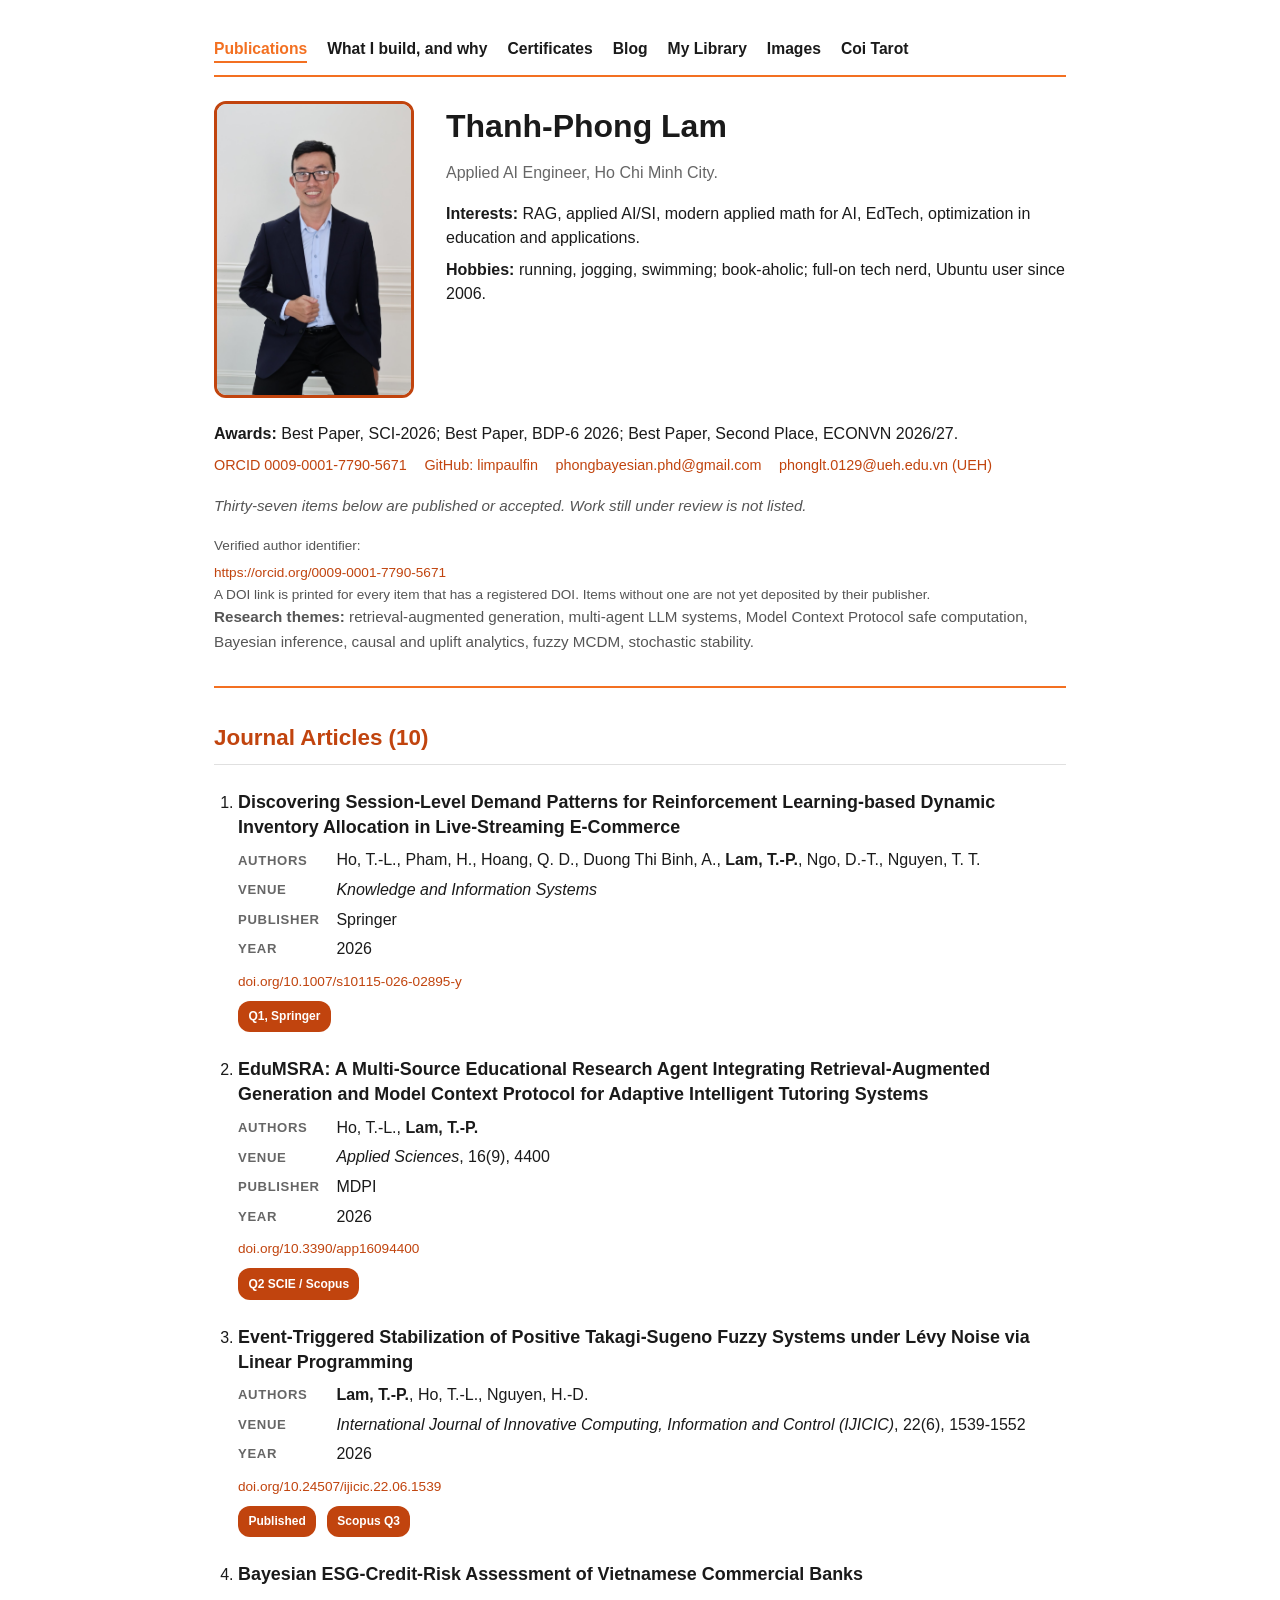
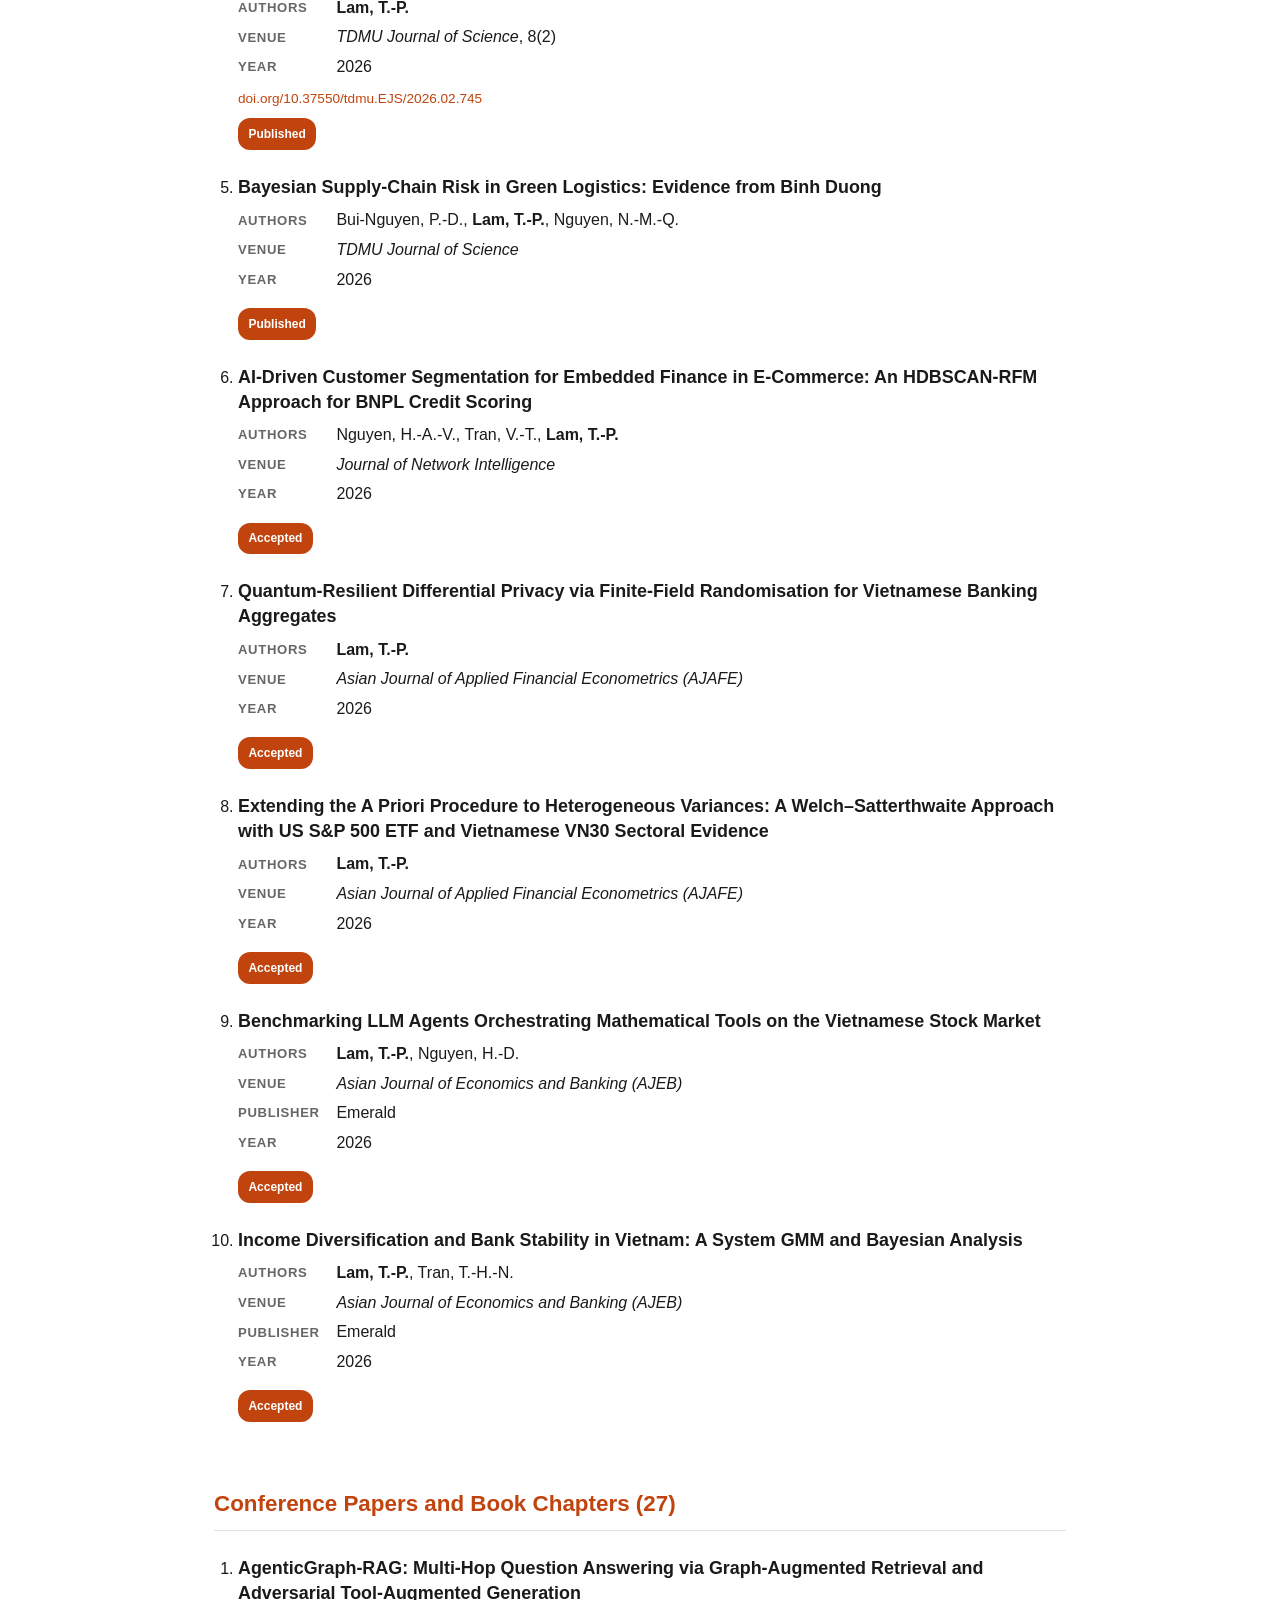
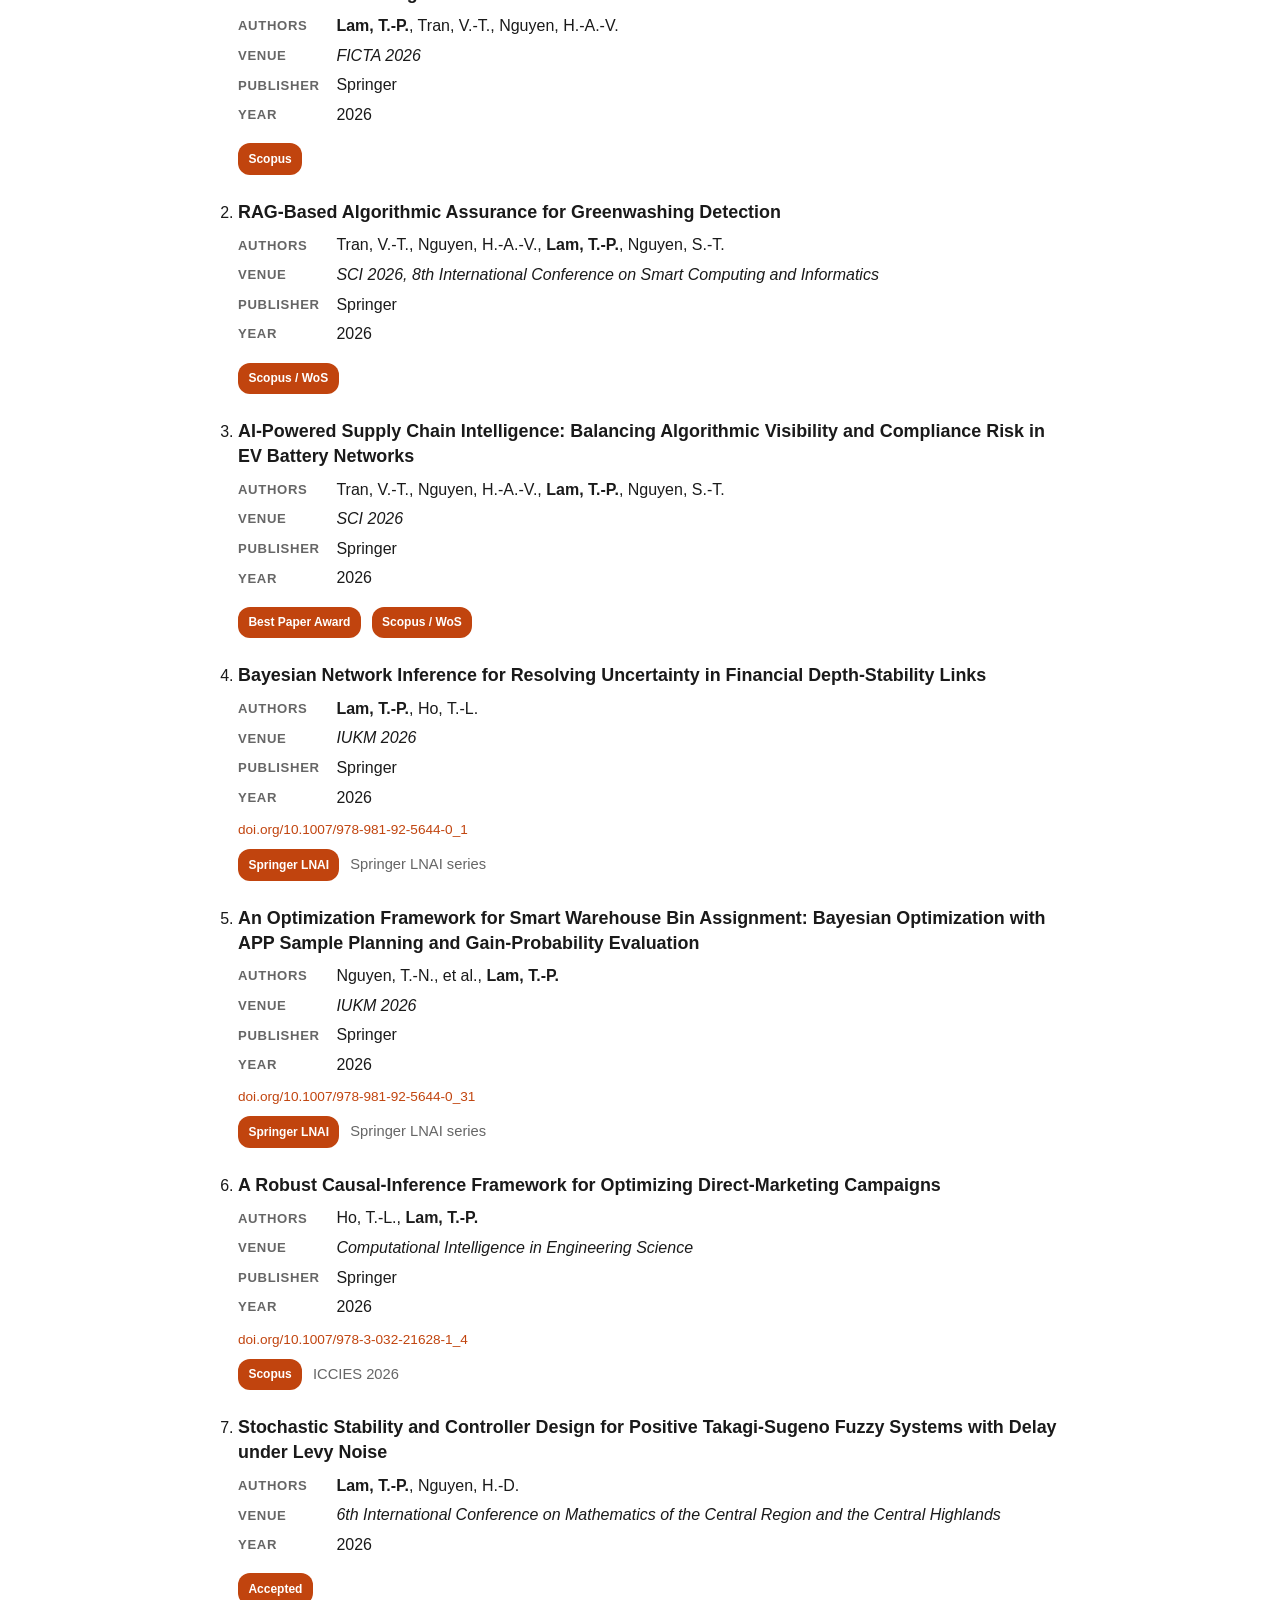
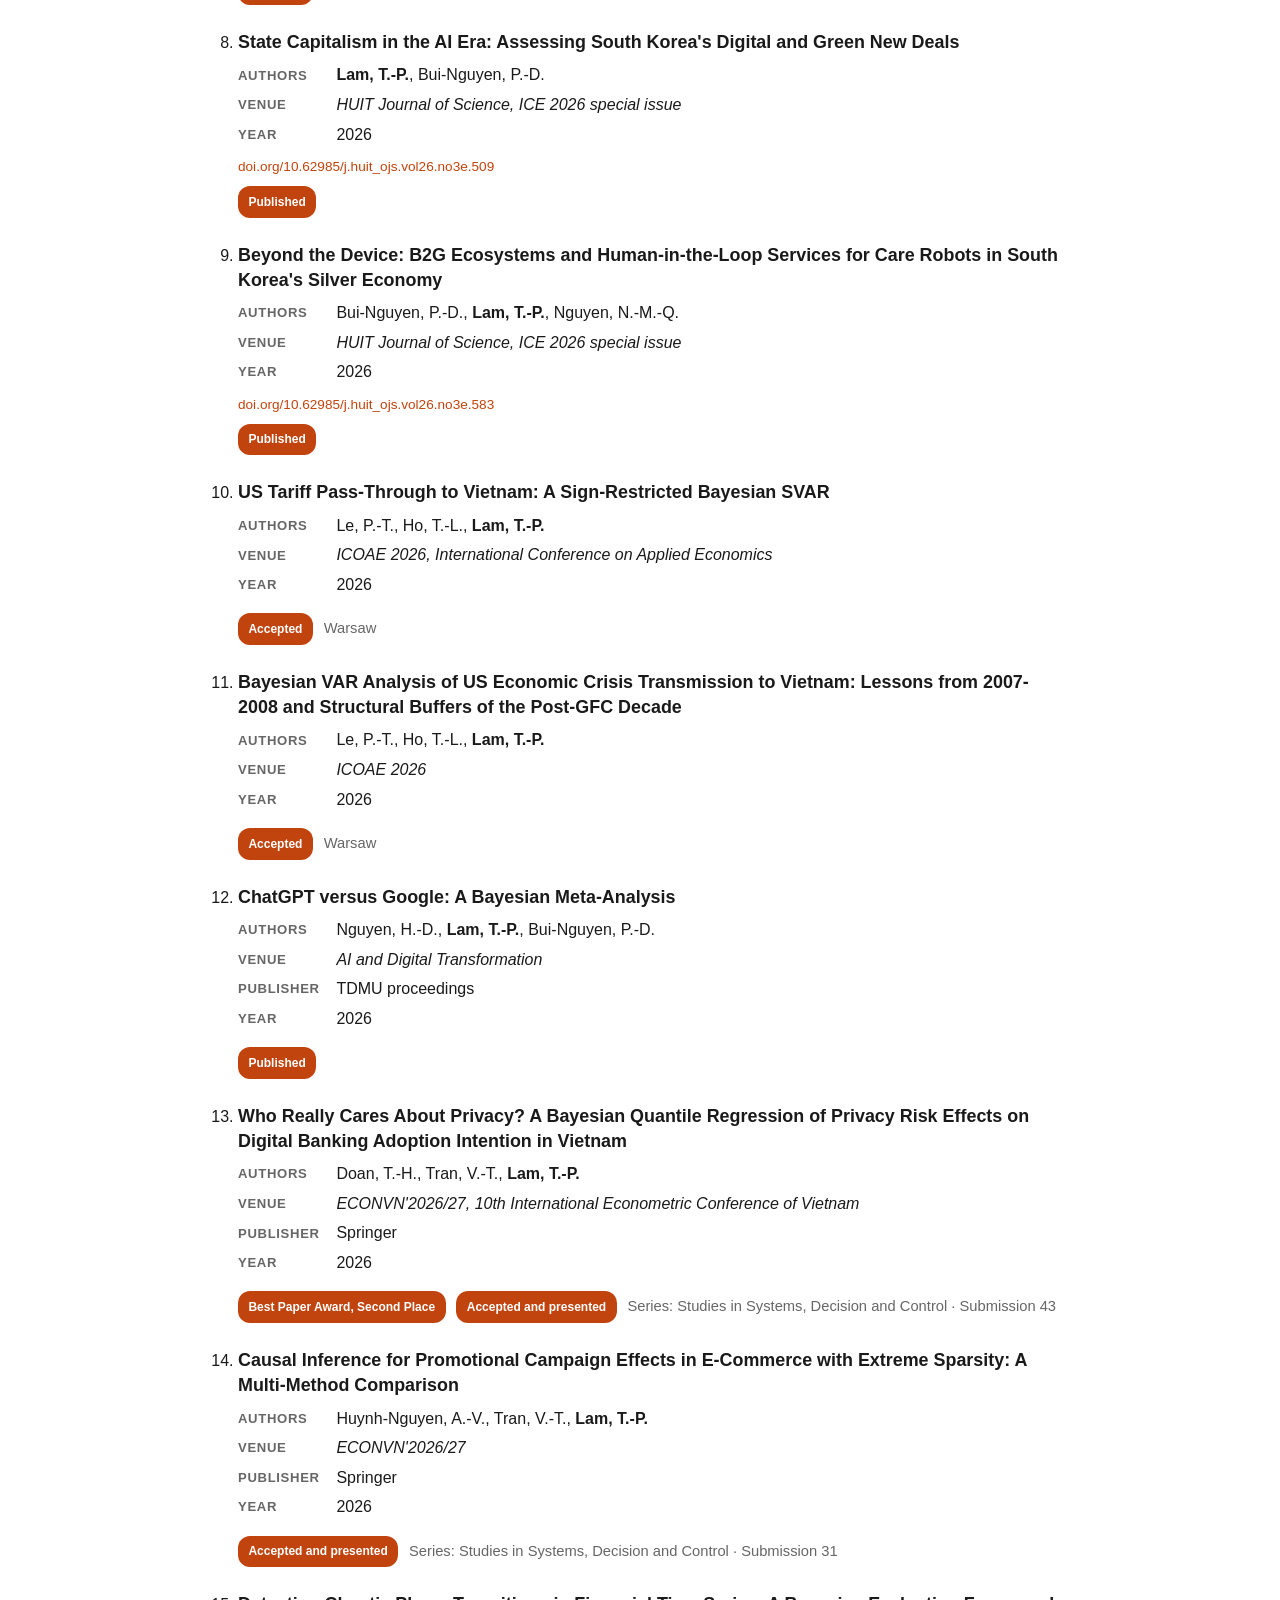
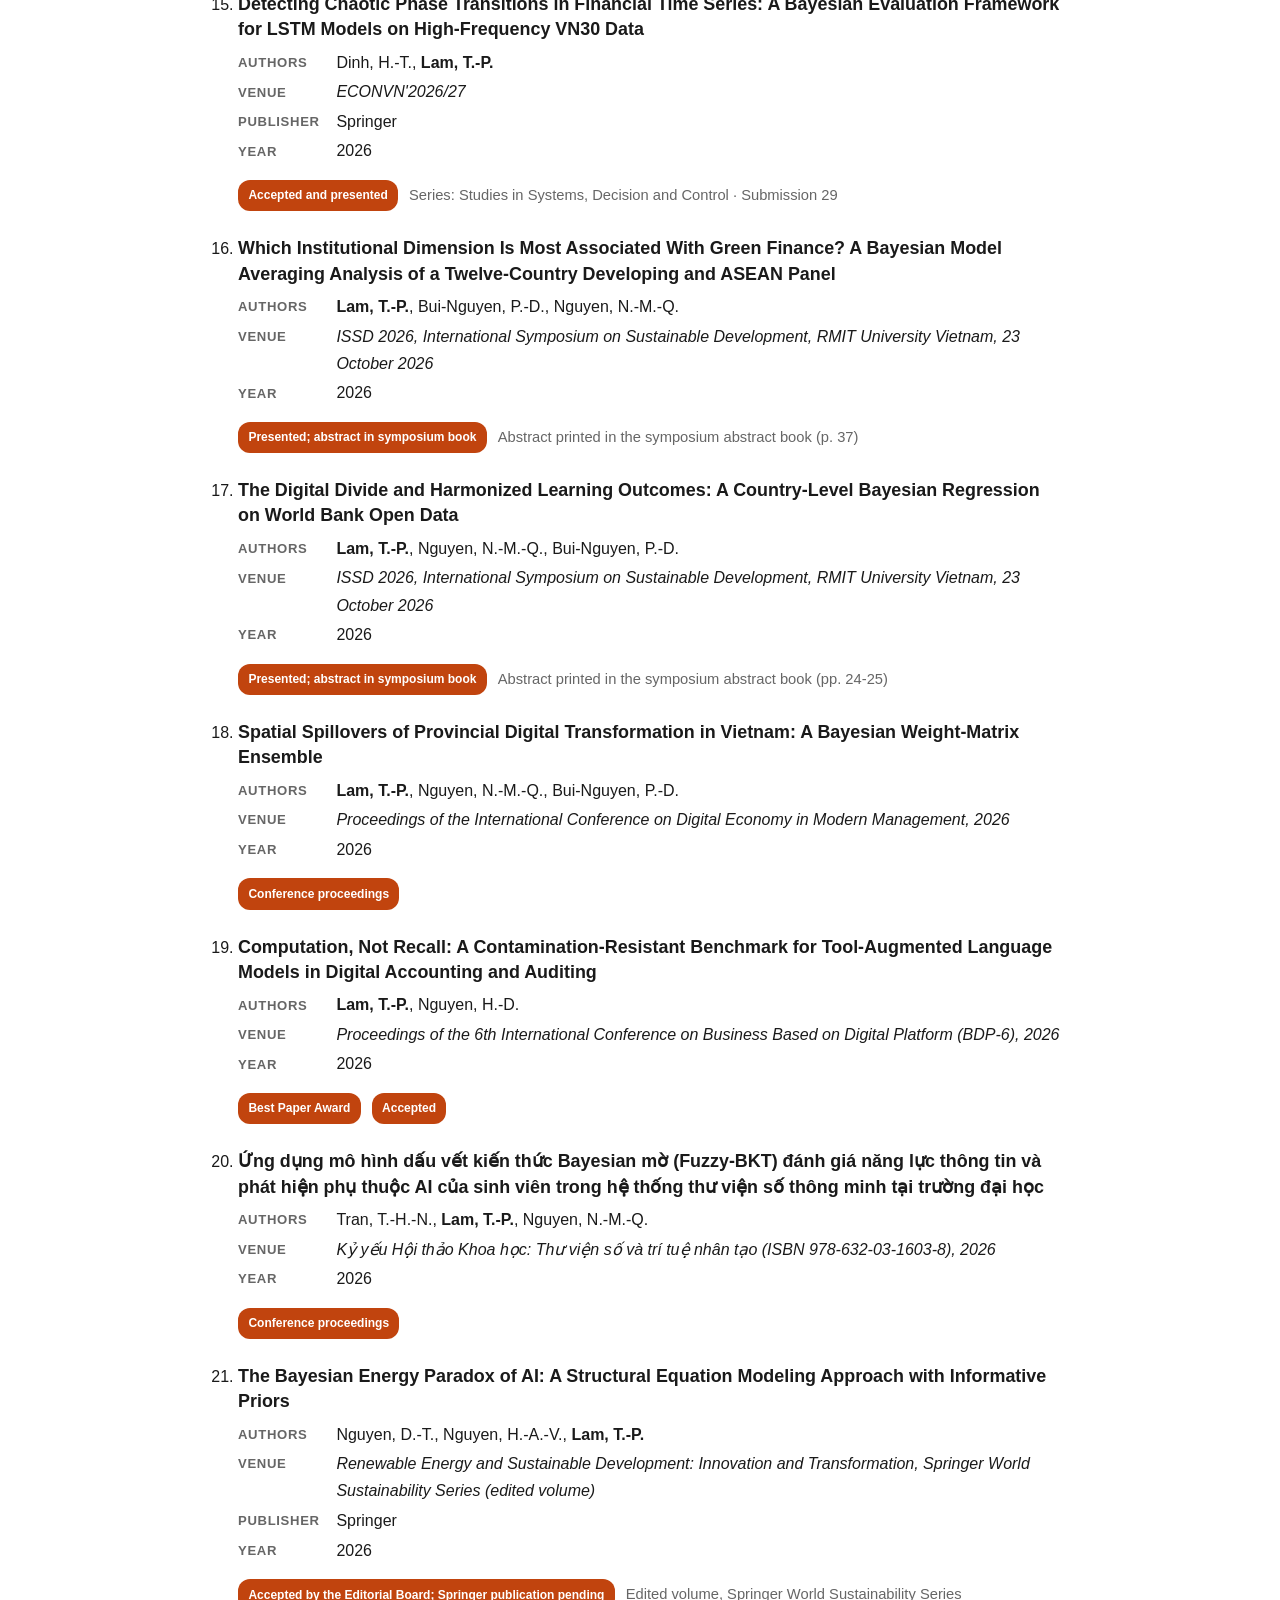
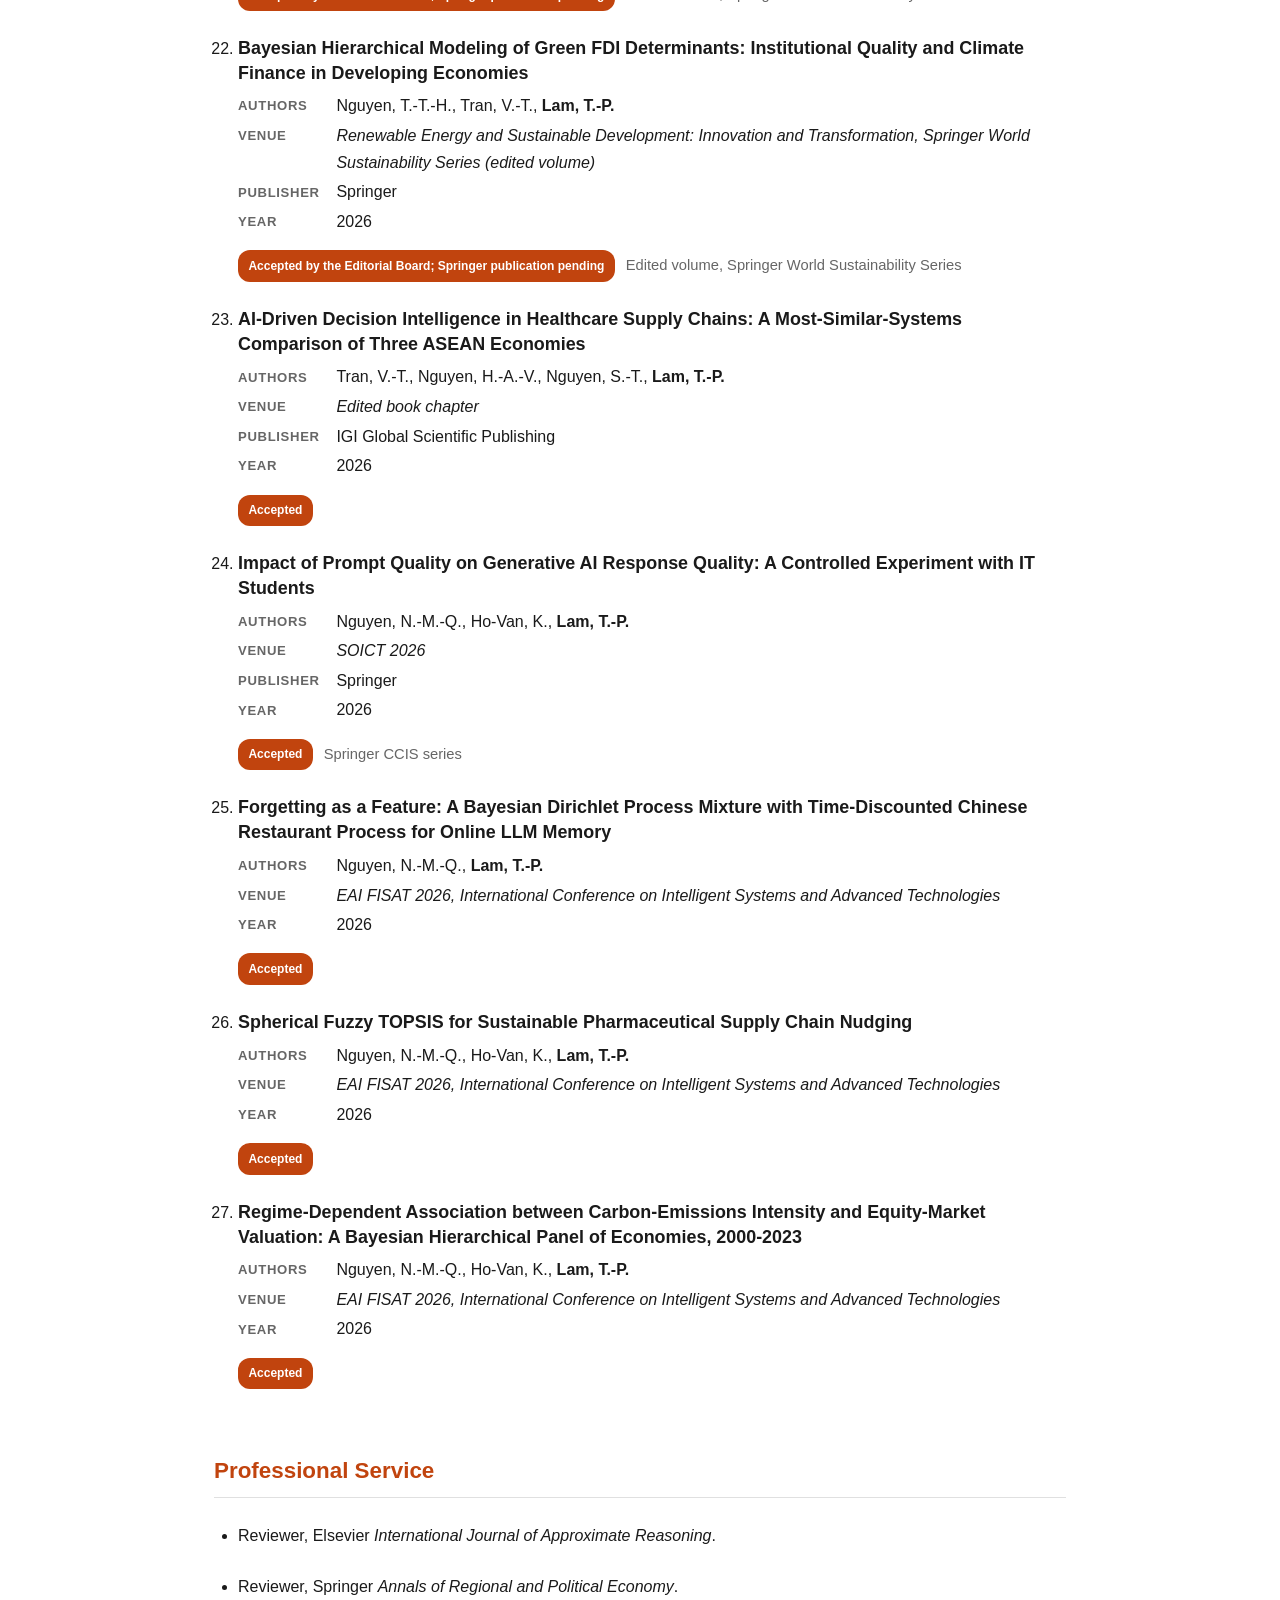
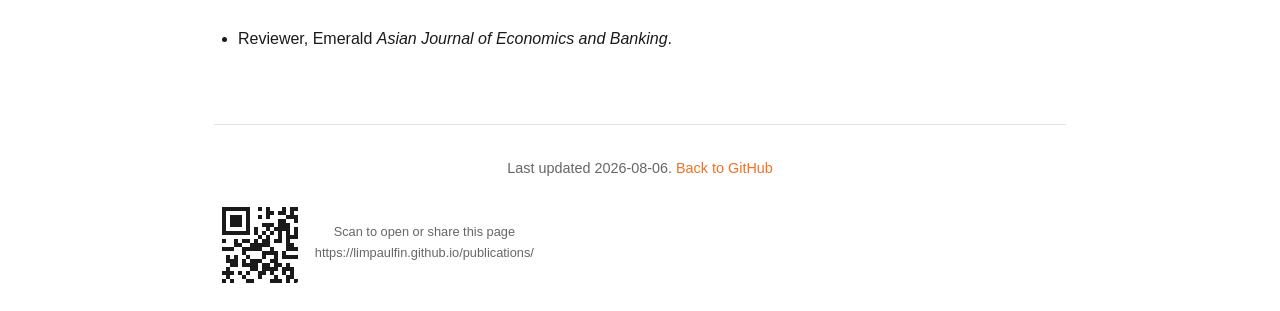
<file: index.html>
<!DOCTYPE html>
<html lang="en">
<head>
  <meta charset="UTF-8">
  <meta name="viewport" content="width=device-width, initial-scale=1.0">
  <title>Publications - Thanh-Phong Lam</title>
  <style>
    * { margin: 0; padding: 0; box-sizing: border-box; }
    html { scroll-behavior: smooth; }
    body {
      font-family: -apple-system, BlinkMacSystemFont, 'Segoe UI', Roboto, 'Helvetica Neue', Arial, sans-serif;
      line-height: 1.6;
      color: #1a1a1a;
      background-color: #ffffff;
      padding: 1.5rem;
      max-width: 900px;
      margin: 0 auto;
      overflow-x: hidden;
    }
    header { border-bottom: 2px solid #F37021; padding-bottom: 2rem; margin-bottom: 2rem; }
    .header-title { font-size: 2rem; font-weight: 700; color: #1a1a1a; margin-bottom: 0.5rem; }
    .header-subtitle { font-size: 1rem; font-weight: 400; color: #666; margin-bottom: 1rem; }
    .header-links { display: flex; flex-wrap: wrap; gap: 1rem; margin-bottom: 1.5rem; font-size: 0.9rem; }
    .header-links a { color: #C1440E; text-decoration: none; border-bottom: 1px solid transparent; }
    .header-links a:hover { border-bottom: 1px solid #C1440E; }
    .scope-statement { font-size: 0.95rem; color: #555; margin-bottom: 1rem; font-style: italic; }
    .research-themes { font-size: 0.95rem; color: #555; margin-bottom: 0; }
    main { display: flex; flex-direction: column; gap: 2.5rem; }
    section { display: flex; flex-direction: column; gap: 1.5rem; }
    h2 { font-size: 1.4rem; font-weight: 700; color: #C1440E; border-bottom: 1px solid #e0e0e0; padding-bottom: 0.5rem; }
    ol, ul { list-style-position: outside; margin-left: 1.5rem; }
    li { margin-bottom: 1.5rem; line-height: 1.7; }
    .badge {
      display: inline-block; background-color: #C1440E; color: #ffffff;
      font-size: 0.75rem; font-weight: 600; padding: 0.35rem 0.65rem;
      border-radius: 12px; margin-top: 0.5rem;
    }
.doi { display: block; margin-top: 0.35rem; font-size: 0.85rem; color: #C1440E; text-decoration: none; word-break: break-all; }
    .doi:hover { text-decoration: underline; }
    .doi-note { font-size: 0.85rem; color: #555; margin-top: 0.75rem; }
    strong { font-weight: 700; }
    em { font-style: italic; }
    footer {
      border-top: 1px solid #e0e0e0; padding-top: 2rem; margin-top: 3rem;
      font-size: 0.9rem; color: #666; text-align: center;
    }
    footer a { color: #F37021; text-decoration: none; }
    footer a:hover { text-decoration: underline; }
    /* Dark palette LAST: an equal-specificity rule declared later wins,
       so these overrides must sit after every light-mode declaration. */
    @media (prefers-color-scheme: dark) {
      body { color: #e8e8e8; background-color: #121212; }
      a { color: #ffb37a; }
      a:visited { color: #ffb37a; }
      .header-title { color: #ffffff; }
      .header-subtitle { color: #c9c9c9; }
      .header-links a { color: #ffb37a; }
      .header-links a:hover { border-bottom-color: #ffb37a; }
      .scope-statement { color: #b5b5b5; }
      .research-themes { color: #c9c9c9; }
      h2 { color: #ff9247; border-bottom-color: #3a3a3a; }
      .badge { background-color: #ff8534; color: #1a1a1a; }
      footer { border-top-color: #3a3a3a; color: #c9c9c9; }
      footer a { color: #ffb37a; }
      .doi { color: #ffb37a; }
      .doi-note { color: #b5b5b5; }
    }
    @media (max-width: 600px) {
      body { padding: 1rem; }
      .header-title { font-size: 1.5rem; }
      .header-subtitle { font-size: 0.9rem; }
      .header-links { font-size: 0.85rem; gap: 0.75rem; }
      h2 { font-size: 1.2rem; }
      ol, ul { margin-left: 1.25rem; }
      li { font-size: 0.95rem; }
    }
    .hero { display: flex; flex-direction: row; align-items: flex-start; gap: 2rem; }
    .hero-text { flex: 1 1 0; min-width: 0; }
    .portrait { flex: 0 0 200px; width: 200px; height: 260px; border-radius: 12px; object-fit: cover; object-position: top; border: 3px solid #C1440E; }
    @media (prefers-color-scheme: dark) { .portrait { border-color: #ff8534; } }
    @media (max-width: 600px) { .hero { gap: 0.9rem; } .portrait { flex-basis: 96px; width: 96px; height: 130px; border-width: 2px; } }
    .hero-line { margin: 0 0 0.5rem; line-height: 1.5; }
    .hero-notes { margin-top: 1.5rem; }
    .hero .header-links { display: flex; flex-direction: column; gap: 0.15rem; margin-top: 0.4rem; font-size: 0.9rem; }
    .hero .header-links a { margin: 0; }
    @media (max-width: 600px) { .portrait { flex-basis: 112px; width: 112px; height: 150px; } .hero .header-links { font-size: 0.8rem; } .hero-line { font-size: 0.9rem; } }
    .hero { align-items: stretch; }
    .portrait { align-self: stretch; height: auto; min-height: 150px; }
    .hero-notes .header-links { display: flex; flex-wrap: wrap; gap: 0.25rem 1.1rem; font-size: 0.9rem; margin: 0 0 1rem; }
    @media (max-width: 600px) { .portrait { flex-basis: 120px; width: 120px; height: auto; } .hero-notes .header-links { font-size: 0.82rem; gap: 0.2rem 0.9rem; } }
    .badge { margin-right: 0.4rem; }
  
    .site-nav { display: flex; flex-wrap: wrap; gap: 0.25rem 1.25rem; padding: 0.75rem 0; margin-bottom: 1.5rem; border-bottom: 2px solid #F37021; }
    .site-nav a { color: inherit; text-decoration: none; font-weight: 600; font-size: 0.98rem; }
    .site-nav a:hover { color: #F37021; }
    .site-nav a.active { color: #F37021; border-bottom: 2px solid #F37021; }

    .pub-list li { margin-bottom: 1.25rem; padding-bottom: 1.25rem; border-bottom: 1px solid #e5e5e5; }
    .pub-title { font-size: 1.12rem; font-weight: 700; line-height: 1.4; margin-bottom: 0.4rem; }
    .pub-field { display: flex; gap: 0.75rem; margin: 0.15rem 0; }
    .pub-k { flex: 0 0 5.4rem; color: #666; font-size: 0.82rem; font-weight: 700; text-transform: uppercase; letter-spacing: 0.05em; padding-top: 0.2rem; }
    .pub-v { flex: 1; }
    .pub-meta { margin-top: 0.45rem; }
    .pub-note { color: #666; font-size: 0.92rem; }
  </style>
  <link rel="icon" type="image/svg+xml" href="favicon.svg">
  <link rel="icon" type="image/png" sizes="32x32" href="favicon-32.png">
  <link rel="shortcut icon" href="favicon.ico">
  <link rel="apple-touch-icon" href="apple-touch-icon.png">
  <style id="qr-css">.qr-share{display:flex;align-items:center;gap:.8rem;margin:1.2rem 0 0;font-size:.8rem;color:#666}.qr-share svg{width:88px;height:88px;flex:none;border-radius:6px;background:#fff;padding:4px}@media (prefers-color-scheme:dark){.qr-share{color:#c9c9c9}}</style>
</head>
<body>
  <nav class="site-nav">
    <a href="index.html" class="active" aria-current="page">Publications</a>
    <a href="work.html">What I build, and why</a>
    <a href="certificates.html">Certificates</a>
    <a href="blog.html">Blog</a>
    <a href="library.html">My Library</a>
    <a href="images.html">Images</a>
    <a href="tarot/">Coi Tarot</a>
  </nav>
  <header>
    <div class="hero">
      <img class="portrait" src="portrait.jpg" alt="Portrait of Thanh-Phong Lam" width="200" height="260">
      <div class="hero-text">
        <h1 class="header-title">Thanh-Phong Lam</h1>
        <p class="header-subtitle">Applied AI Engineer, Ho Chi Minh City.</p>
        <p class="hero-line"><strong>Interests:</strong> RAG, applied AI/SI, modern applied math for AI, EdTech, optimization in education and applications.</p>
        <p class="hero-line"><strong>Hobbies:</strong> running, jogging, swimming; book-aholic; full-on tech nerd, Ubuntu user since 2006.</p>
      </div>
    </div>
    <div class="hero-notes">
      <p class="hero-line"><strong>Awards:</strong> Best Paper, SCI-2026; Best Paper, BDP-6 2026; Best Paper, Second Place, ECONVN 2026/27.</p>
        <div class="header-links">
      <a href="https://orcid.org/0009-0001-7790-5671" target="_blank" rel="noopener noreferrer">ORCID 0009-0001-7790-5671</a>
      <a href="https://github.com/limpaulfin" target="_blank" rel="noopener noreferrer">GitHub: limpaulfin</a>
      <a href="mailto:phongbayesian.phd@gmail.com">phongbayesian.phd@gmail.com</a>
      <a href="mailto:phonglt.0129@ueh.edu.vn">phonglt.0129@ueh.edu.vn (UEH)</a>
    </div>
    <p class="scope-statement">Thirty-seven items below are published or accepted. Work still under review is not listed.</p>
    <p class="doi-note">Verified author identifier: <a class="doi" href="https://orcid.org/0009-0001-7790-5671" target="_blank" rel="noopener noreferrer">https://orcid.org/0009-0001-7790-5671</a>
    A DOI link is printed for every item that has a registered DOI. Items without one are not yet deposited by their publisher.</p>
    <p class="research-themes"><strong>Research themes:</strong> retrieval-augmented generation, multi-agent LLM systems, Model Context Protocol safe computation, Bayesian inference, causal and uplift analytics, fuzzy MCDM, stochastic stability.</p>
    </div>
  </header>

  <main>
    <section id="journals">
      <h2>Journal Articles (10)</h2>
      <ol>
    <li class="pub">
      <h3 class="pub-title">Discovering Session-Level Demand Patterns for Reinforcement Learning-based Dynamic Inventory Allocation in Live-Streaming E-Commerce</h3>
      <div class="pub-field"><span class="pub-k">Authors</span><span class="pub-v">Ho, T.-L., Pham, H., Hoang, Q. D., Duong Thi Binh, A., <strong>Lam, T.-P.</strong>, Ngo, D.-T., Nguyen, T. T.</span></div>
      <div class="pub-field"><span class="pub-k">Venue</span><span class="pub-v"><em>Knowledge and Information Systems</em></span></div>
      <div class="pub-field"><span class="pub-k">Publisher</span><span class="pub-v">Springer</span></div>
      <div class="pub-field"><span class="pub-k">Year</span><span class="pub-v">2026</span></div>
      <div class="pub-meta"><a class="doi" href="https://doi.org/10.1007/s10115-026-02895-y" target="_blank" rel="noopener noreferrer">doi.org/10.1007/s10115-026-02895-y</a> <div class="badge">Q1, Springer</div></div>
    </li>
    <li class="pub">
      <h3 class="pub-title">EduMSRA: A Multi-Source Educational Research Agent Integrating Retrieval-Augmented Generation and Model Context Protocol for Adaptive Intelligent Tutoring Systems</h3>
      <div class="pub-field"><span class="pub-k">Authors</span><span class="pub-v">Ho, T.-L., <strong>Lam, T.-P.</strong></span></div>
      <div class="pub-field"><span class="pub-k">Venue</span><span class="pub-v"><em>Applied Sciences</em>, 16(9), 4400</span></div>
      <div class="pub-field"><span class="pub-k">Publisher</span><span class="pub-v">MDPI</span></div>
      <div class="pub-field"><span class="pub-k">Year</span><span class="pub-v">2026</span></div>
      <div class="pub-meta"><a class="doi" href="https://doi.org/10.3390/app16094400" target="_blank" rel="noopener noreferrer">doi.org/10.3390/app16094400</a> <div class="badge">Q2 SCIE / Scopus</div></div>
    </li>
    <li class="pub">
      <h3 class="pub-title">Event-Triggered Stabilization of Positive Takagi-Sugeno Fuzzy Systems under Lévy Noise via Linear Programming</h3>
      <div class="pub-field"><span class="pub-k">Authors</span><span class="pub-v"><strong>Lam, T.-P.</strong>, Ho, T.-L., Nguyen, H.-D.</span></div>
      <div class="pub-field"><span class="pub-k">Venue</span><span class="pub-v"><em>International Journal of Innovative Computing, Information and Control (IJICIC)</em>, 22(6), 1539-1552</span></div>
      <div class="pub-field"><span class="pub-k">Year</span><span class="pub-v">2026</span></div>
      <div class="pub-meta"><a class="doi" href="https://doi.org/10.24507/ijicic.22.06.1539" target="_blank" rel="noopener noreferrer">doi.org/10.24507/ijicic.22.06.1539</a> <div class="badge">Published</div> <div class="badge">Scopus Q3</div></div>
    </li>
    <li class="pub">
      <h3 class="pub-title">Bayesian ESG-Credit-Risk Assessment of Vietnamese Commercial Banks</h3>
      <div class="pub-field"><span class="pub-k">Authors</span><span class="pub-v"><strong>Lam, T.-P.</strong></span></div>
      <div class="pub-field"><span class="pub-k">Venue</span><span class="pub-v"><em>TDMU Journal of Science</em>, 8(2)</span></div>
      <div class="pub-field"><span class="pub-k">Year</span><span class="pub-v">2026</span></div>
      <div class="pub-meta"><a class="doi" href="https://doi.org/10.37550/tdmu.EJS/2026.02.745" target="_blank" rel="noopener noreferrer">doi.org/10.37550/tdmu.EJS/2026.02.745</a> <div class="badge">Published</div></div>
    </li>
    <li class="pub">
      <h3 class="pub-title">Bayesian Supply-Chain Risk in Green Logistics: Evidence from Binh Duong</h3>
      <div class="pub-field"><span class="pub-k">Authors</span><span class="pub-v">Bui-Nguyen, P.-D., <strong>Lam, T.-P.</strong>, Nguyen, N.-M.-Q.</span></div>
      <div class="pub-field"><span class="pub-k">Venue</span><span class="pub-v"><em>TDMU Journal of Science</em></span></div>
      <div class="pub-field"><span class="pub-k">Year</span><span class="pub-v">2026</span></div>
      <div class="pub-meta"><div class="badge">Published</div></div>
    </li>
    <li class="pub">
      <h3 class="pub-title">AI-Driven Customer Segmentation for Embedded Finance in E-Commerce: An HDBSCAN-RFM Approach for BNPL Credit Scoring</h3>
      <div class="pub-field"><span class="pub-k">Authors</span><span class="pub-v">Nguyen, H.-A.-V., Tran, V.-T., <strong>Lam, T.-P.</strong></span></div>
      <div class="pub-field"><span class="pub-k">Venue</span><span class="pub-v"><em>Journal of Network Intelligence</em></span></div>
      <div class="pub-field"><span class="pub-k">Year</span><span class="pub-v">2026</span></div>
      <div class="pub-meta"><div class="badge">Accepted</div></div>
    </li>
    <li class="pub">
      <h3 class="pub-title">Quantum-Resilient Differential Privacy via Finite-Field Randomisation for Vietnamese Banking Aggregates</h3>
      <div class="pub-field"><span class="pub-k">Authors</span><span class="pub-v"><strong>Lam, T.-P.</strong></span></div>
      <div class="pub-field"><span class="pub-k">Venue</span><span class="pub-v"><em>Asian Journal of Applied Financial Econometrics (AJAFE)</em></span></div>
      <div class="pub-field"><span class="pub-k">Year</span><span class="pub-v">2026</span></div>
      <div class="pub-meta"><div class="badge">Accepted</div></div>
    </li>
    <li class="pub">
      <h3 class="pub-title">Extending the A Priori Procedure to Heterogeneous Variances: A Welch–Satterthwaite Approach with US S&amp;P 500 ETF and Vietnamese VN30 Sectoral Evidence</h3>
      <div class="pub-field"><span class="pub-k">Authors</span><span class="pub-v"><strong>Lam, T.-P.</strong></span></div>
      <div class="pub-field"><span class="pub-k">Venue</span><span class="pub-v"><em>Asian Journal of Applied Financial Econometrics (AJAFE)</em></span></div>
      <div class="pub-field"><span class="pub-k">Year</span><span class="pub-v">2026</span></div>
      <div class="pub-meta"><div class="badge">Accepted</div></div>
    </li>
    <li class="pub">
      <h3 class="pub-title">Benchmarking LLM Agents Orchestrating Mathematical Tools on the Vietnamese Stock Market</h3>
      <div class="pub-field"><span class="pub-k">Authors</span><span class="pub-v"><strong>Lam, T.-P.</strong>, Nguyen, H.-D.</span></div>
      <div class="pub-field"><span class="pub-k">Venue</span><span class="pub-v"><em>Asian Journal of Economics and Banking (AJEB)</em></span></div>
      <div class="pub-field"><span class="pub-k">Publisher</span><span class="pub-v">Emerald</span></div>
      <div class="pub-field"><span class="pub-k">Year</span><span class="pub-v">2026</span></div>
      <div class="pub-meta"><div class="badge">Accepted</div></div>
    </li>
    <li class="pub">
      <h3 class="pub-title">Income Diversification and Bank Stability in Vietnam: A System GMM and Bayesian Analysis</h3>
      <div class="pub-field"><span class="pub-k">Authors</span><span class="pub-v"><strong>Lam, T.-P.</strong>, Tran, T.-H.-N.</span></div>
      <div class="pub-field"><span class="pub-k">Venue</span><span class="pub-v"><em>Asian Journal of Economics and Banking (AJEB)</em></span></div>
      <div class="pub-field"><span class="pub-k">Publisher</span><span class="pub-v">Emerald</span></div>
      <div class="pub-field"><span class="pub-k">Year</span><span class="pub-v">2026</span></div>
      <div class="pub-meta"><div class="badge">Accepted</div></div>
    </li>
      </ol>
    </section>

    <section id="conferences">
      <h2>Conference Papers and Book Chapters (27)</h2>
      <ol>
    <li class="pub">
      <h3 class="pub-title">AgenticGraph-RAG: Multi-Hop Question Answering via Graph-Augmented Retrieval and Adversarial Tool-Augmented Generation</h3>
      <div class="pub-field"><span class="pub-k">Authors</span><span class="pub-v"><strong>Lam, T.-P.</strong>, Tran, V.-T., Nguyen, H.-A.-V.</span></div>
      <div class="pub-field"><span class="pub-k">Venue</span><span class="pub-v"><em>FICTA 2026</em></span></div>
      <div class="pub-field"><span class="pub-k">Publisher</span><span class="pub-v">Springer</span></div>
      <div class="pub-field"><span class="pub-k">Year</span><span class="pub-v">2026</span></div>
      <div class="pub-meta"><div class="badge">Scopus</div></div>
    </li>
    <li class="pub">
      <h3 class="pub-title">RAG-Based Algorithmic Assurance for Greenwashing Detection</h3>
      <div class="pub-field"><span class="pub-k">Authors</span><span class="pub-v">Tran, V.-T., Nguyen, H.-A.-V., <strong>Lam, T.-P.</strong>, Nguyen, S.-T.</span></div>
      <div class="pub-field"><span class="pub-k">Venue</span><span class="pub-v"><em>SCI 2026, 8th International Conference on Smart Computing and Informatics</em></span></div>
      <div class="pub-field"><span class="pub-k">Publisher</span><span class="pub-v">Springer</span></div>
      <div class="pub-field"><span class="pub-k">Year</span><span class="pub-v">2026</span></div>
      <div class="pub-meta"><div class="badge">Scopus / WoS</div></div>
    </li>
    <li class="pub">
      <h3 class="pub-title">AI-Powered Supply Chain Intelligence: Balancing Algorithmic Visibility and Compliance Risk in EV Battery Networks</h3>
      <div class="pub-field"><span class="pub-k">Authors</span><span class="pub-v">Tran, V.-T., Nguyen, H.-A.-V., <strong>Lam, T.-P.</strong>, Nguyen, S.-T.</span></div>
      <div class="pub-field"><span class="pub-k">Venue</span><span class="pub-v"><em>SCI 2026</em></span></div>
      <div class="pub-field"><span class="pub-k">Publisher</span><span class="pub-v">Springer</span></div>
      <div class="pub-field"><span class="pub-k">Year</span><span class="pub-v">2026</span></div>
      <div class="pub-meta"><div class="badge">Best Paper Award</div> <div class="badge">Scopus / WoS</div></div>
    </li>
    <li class="pub">
      <h3 class="pub-title">Bayesian Network Inference for Resolving Uncertainty in Financial Depth-Stability Links</h3>
      <div class="pub-field"><span class="pub-k">Authors</span><span class="pub-v"><strong>Lam, T.-P.</strong>, Ho, T.-L.</span></div>
      <div class="pub-field"><span class="pub-k">Venue</span><span class="pub-v"><em>IUKM 2026</em></span></div>
      <div class="pub-field"><span class="pub-k">Publisher</span><span class="pub-v">Springer</span></div>
      <div class="pub-field"><span class="pub-k">Year</span><span class="pub-v">2026</span></div>
      <div class="pub-meta"><a class="doi" href="https://doi.org/10.1007/978-981-92-5644-0_1" target="_blank" rel="noopener noreferrer">doi.org/10.1007/978-981-92-5644-0_1</a> <div class="badge">Springer LNAI</div> <span class="pub-note">Springer LNAI series</span></div>
    </li>
    <li class="pub">
      <h3 class="pub-title">An Optimization Framework for Smart Warehouse Bin Assignment: Bayesian Optimization with APP Sample Planning and Gain-Probability Evaluation</h3>
      <div class="pub-field"><span class="pub-k">Authors</span><span class="pub-v">Nguyen, T.-N., et al., <strong>Lam, T.-P.</strong></span></div>
      <div class="pub-field"><span class="pub-k">Venue</span><span class="pub-v"><em>IUKM 2026</em></span></div>
      <div class="pub-field"><span class="pub-k">Publisher</span><span class="pub-v">Springer</span></div>
      <div class="pub-field"><span class="pub-k">Year</span><span class="pub-v">2026</span></div>
      <div class="pub-meta"><a class="doi" href="https://doi.org/10.1007/978-981-92-5644-0_31" target="_blank" rel="noopener noreferrer">doi.org/10.1007/978-981-92-5644-0_31</a> <div class="badge">Springer LNAI</div> <span class="pub-note">Springer LNAI series</span></div>
    </li>
    <li class="pub">
      <h3 class="pub-title">A Robust Causal-Inference Framework for Optimizing Direct-Marketing Campaigns</h3>
      <div class="pub-field"><span class="pub-k">Authors</span><span class="pub-v">Ho, T.-L., <strong>Lam, T.-P.</strong></span></div>
      <div class="pub-field"><span class="pub-k">Venue</span><span class="pub-v"><em>Computational Intelligence in Engineering Science</em></span></div>
      <div class="pub-field"><span class="pub-k">Publisher</span><span class="pub-v">Springer</span></div>
      <div class="pub-field"><span class="pub-k">Year</span><span class="pub-v">2026</span></div>
      <div class="pub-meta"><a class="doi" href="https://doi.org/10.1007/978-3-032-21628-1_4" target="_blank" rel="noopener noreferrer">doi.org/10.1007/978-3-032-21628-1_4</a> <div class="badge">Scopus</div> <span class="pub-note">ICCIES 2026</span></div>
    </li>
    <li class="pub">
      <h3 class="pub-title">Stochastic Stability and Controller Design for Positive Takagi-Sugeno Fuzzy Systems with Delay under Levy Noise</h3>
      <div class="pub-field"><span class="pub-k">Authors</span><span class="pub-v"><strong>Lam, T.-P.</strong>, Nguyen, H.-D.</span></div>
      <div class="pub-field"><span class="pub-k">Venue</span><span class="pub-v"><em>6th International Conference on Mathematics of the Central Region and the Central Highlands</em></span></div>
      <div class="pub-field"><span class="pub-k">Year</span><span class="pub-v">2026</span></div>
      <div class="pub-meta"><div class="badge">Accepted</div></div>
    </li>
    <li class="pub">
      <h3 class="pub-title">State Capitalism in the AI Era: Assessing South Korea's Digital and Green New Deals</h3>
      <div class="pub-field"><span class="pub-k">Authors</span><span class="pub-v"><strong>Lam, T.-P.</strong>, Bui-Nguyen, P.-D.</span></div>
      <div class="pub-field"><span class="pub-k">Venue</span><span class="pub-v"><em>HUIT Journal of Science, ICE 2026 special issue</em></span></div>
      <div class="pub-field"><span class="pub-k">Year</span><span class="pub-v">2026</span></div>
      <div class="pub-meta"><a class="doi" href="https://doi.org/10.62985/j.huit_ojs.vol26.no3e.509" target="_blank" rel="noopener noreferrer">doi.org/10.62985/j.huit_ojs.vol26.no3e.509</a> <div class="badge">Published</div></div>
    </li>
    <li class="pub">
      <h3 class="pub-title">Beyond the Device: B2G Ecosystems and Human-in-the-Loop Services for Care Robots in South Korea's Silver Economy</h3>
      <div class="pub-field"><span class="pub-k">Authors</span><span class="pub-v">Bui-Nguyen, P.-D., <strong>Lam, T.-P.</strong>, Nguyen, N.-M.-Q.</span></div>
      <div class="pub-field"><span class="pub-k">Venue</span><span class="pub-v"><em>HUIT Journal of Science, ICE 2026 special issue</em></span></div>
      <div class="pub-field"><span class="pub-k">Year</span><span class="pub-v">2026</span></div>
      <div class="pub-meta"><a class="doi" href="https://doi.org/10.62985/j.huit_ojs.vol26.no3e.583" target="_blank" rel="noopener noreferrer">doi.org/10.62985/j.huit_ojs.vol26.no3e.583</a> <div class="badge">Published</div></div>
    </li>
    <li class="pub">
      <h3 class="pub-title">US Tariff Pass-Through to Vietnam: A Sign-Restricted Bayesian SVAR</h3>
      <div class="pub-field"><span class="pub-k">Authors</span><span class="pub-v">Le, P.-T., Ho, T.-L., <strong>Lam, T.-P.</strong></span></div>
      <div class="pub-field"><span class="pub-k">Venue</span><span class="pub-v"><em>ICOAE 2026, International Conference on Applied Economics</em></span></div>
      <div class="pub-field"><span class="pub-k">Year</span><span class="pub-v">2026</span></div>
      <div class="pub-meta"><div class="badge">Accepted</div> <span class="pub-note">Warsaw</span></div>
    </li>
    <li class="pub">
      <h3 class="pub-title">Bayesian VAR Analysis of US Economic Crisis Transmission to Vietnam: Lessons from 2007-2008 and Structural Buffers of the Post-GFC Decade</h3>
      <div class="pub-field"><span class="pub-k">Authors</span><span class="pub-v">Le, P.-T., Ho, T.-L., <strong>Lam, T.-P.</strong></span></div>
      <div class="pub-field"><span class="pub-k">Venue</span><span class="pub-v"><em>ICOAE 2026</em></span></div>
      <div class="pub-field"><span class="pub-k">Year</span><span class="pub-v">2026</span></div>
      <div class="pub-meta"><div class="badge">Accepted</div> <span class="pub-note">Warsaw</span></div>
    </li>
    <li class="pub">
      <h3 class="pub-title">ChatGPT versus Google: A Bayesian Meta-Analysis</h3>
      <div class="pub-field"><span class="pub-k">Authors</span><span class="pub-v">Nguyen, H.-D., <strong>Lam, T.-P.</strong>, Bui-Nguyen, P.-D.</span></div>
      <div class="pub-field"><span class="pub-k">Venue</span><span class="pub-v"><em>AI and Digital Transformation</em></span></div>
      <div class="pub-field"><span class="pub-k">Publisher</span><span class="pub-v">TDMU proceedings</span></div>
      <div class="pub-field"><span class="pub-k">Year</span><span class="pub-v">2026</span></div>
      <div class="pub-meta"><div class="badge">Published</div></div>
    </li>
    <li class="pub">
      <h3 class="pub-title">Who Really Cares About Privacy? A Bayesian Quantile Regression of Privacy Risk Effects on Digital Banking Adoption Intention in Vietnam</h3>
      <div class="pub-field"><span class="pub-k">Authors</span><span class="pub-v">Doan, T.-H., Tran, V.-T., <strong>Lam, T.-P.</strong></span></div>
      <div class="pub-field"><span class="pub-k">Venue</span><span class="pub-v"><em>ECONVN'2026/27, 10th International Econometric Conference of Vietnam</em></span></div>
      <div class="pub-field"><span class="pub-k">Publisher</span><span class="pub-v">Springer</span></div>
      <div class="pub-field"><span class="pub-k">Year</span><span class="pub-v">2026</span></div>
      <div class="pub-meta"><div class="badge">Best Paper Award, Second Place</div> <div class="badge">Accepted and presented</div> <span class="pub-note">Series: Studies in Systems, Decision and Control · Submission 43</span></div>
    </li>
    <li class="pub">
      <h3 class="pub-title">Causal Inference for Promotional Campaign Effects in E-Commerce with Extreme Sparsity: A Multi-Method Comparison</h3>
      <div class="pub-field"><span class="pub-k">Authors</span><span class="pub-v">Huynh-Nguyen, A.-V., Tran, V.-T., <strong>Lam, T.-P.</strong></span></div>
      <div class="pub-field"><span class="pub-k">Venue</span><span class="pub-v"><em>ECONVN'2026/27</em></span></div>
      <div class="pub-field"><span class="pub-k">Publisher</span><span class="pub-v">Springer</span></div>
      <div class="pub-field"><span class="pub-k">Year</span><span class="pub-v">2026</span></div>
      <div class="pub-meta"><div class="badge">Accepted and presented</div> <span class="pub-note">Series: Studies in Systems, Decision and Control · Submission 31</span></div>
    </li>
    <li class="pub">
      <h3 class="pub-title">Detecting Chaotic Phase Transitions in Financial Time Series: A Bayesian Evaluation Framework for LSTM Models on High-Frequency VN30 Data</h3>
      <div class="pub-field"><span class="pub-k">Authors</span><span class="pub-v">Dinh, H.-T., <strong>Lam, T.-P.</strong></span></div>
      <div class="pub-field"><span class="pub-k">Venue</span><span class="pub-v"><em>ECONVN'2026/27</em></span></div>
      <div class="pub-field"><span class="pub-k">Publisher</span><span class="pub-v">Springer</span></div>
      <div class="pub-field"><span class="pub-k">Year</span><span class="pub-v">2026</span></div>
      <div class="pub-meta"><div class="badge">Accepted and presented</div> <span class="pub-note">Series: Studies in Systems, Decision and Control · Submission 29</span></div>
    </li>
    <li class="pub">
      <h3 class="pub-title">Which Institutional Dimension Is Most Associated With Green Finance? A Bayesian Model Averaging Analysis of a Twelve-Country Developing and ASEAN Panel</h3>
      <div class="pub-field"><span class="pub-k">Authors</span><span class="pub-v"><strong>Lam, T.-P.</strong>, Bui-Nguyen, P.-D., Nguyen, N.-M.-Q.</span></div>
      <div class="pub-field"><span class="pub-k">Venue</span><span class="pub-v"><em>ISSD 2026, International Symposium on Sustainable Development, RMIT University Vietnam, 23 October 2026</em></span></div>
      <div class="pub-field"><span class="pub-k">Year</span><span class="pub-v">2026</span></div>
      <div class="pub-meta"><div class="badge">Presented; abstract in symposium book</div> <span class="pub-note">Abstract printed in the symposium abstract book (p. 37)</span></div>
    </li>
    <li class="pub">
      <h3 class="pub-title">The Digital Divide and Harmonized Learning Outcomes: A Country-Level Bayesian Regression on World Bank Open Data</h3>
      <div class="pub-field"><span class="pub-k">Authors</span><span class="pub-v"><strong>Lam, T.-P.</strong>, Nguyen, N.-M.-Q., Bui-Nguyen, P.-D.</span></div>
      <div class="pub-field"><span class="pub-k">Venue</span><span class="pub-v"><em>ISSD 2026, International Symposium on Sustainable Development, RMIT University Vietnam, 23 October 2026</em></span></div>
      <div class="pub-field"><span class="pub-k">Year</span><span class="pub-v">2026</span></div>
      <div class="pub-meta"><div class="badge">Presented; abstract in symposium book</div> <span class="pub-note">Abstract printed in the symposium abstract book (pp. 24-25)</span></div>
    </li>
    <li class="pub">
      <h3 class="pub-title">Spatial Spillovers of Provincial Digital Transformation in Vietnam: A Bayesian Weight-Matrix Ensemble</h3>
      <div class="pub-field"><span class="pub-k">Authors</span><span class="pub-v"><strong>Lam, T.-P.</strong>, Nguyen, N.-M.-Q., Bui-Nguyen, P.-D.</span></div>
      <div class="pub-field"><span class="pub-k">Venue</span><span class="pub-v"><em>Proceedings of the International Conference on Digital Economy in Modern Management, 2026</em></span></div>
      <div class="pub-field"><span class="pub-k">Year</span><span class="pub-v">2026</span></div>
      <div class="pub-meta"><div class="badge">Conference proceedings</div></div>
    </li>
    <li class="pub">
      <h3 class="pub-title">Computation, Not Recall: A Contamination-Resistant Benchmark for Tool-Augmented Language Models in Digital Accounting and Auditing</h3>
      <div class="pub-field"><span class="pub-k">Authors</span><span class="pub-v"><strong>Lam, T.-P.</strong>, Nguyen, H.-D.</span></div>
      <div class="pub-field"><span class="pub-k">Venue</span><span class="pub-v"><em>Proceedings of the 6th International Conference on Business Based on Digital Platform (BDP-6), 2026</em></span></div>
      <div class="pub-field"><span class="pub-k">Year</span><span class="pub-v">2026</span></div>
      <div class="pub-meta"><div class="badge">Best Paper Award</div> <div class="badge">Accepted</div></div>
    </li>
    <li class="pub">
      <h3 class="pub-title">Ứng dụng mô hình dấu vết kiến thức Bayesian mờ (Fuzzy-BKT) đánh giá năng lực thông tin và phát hiện phụ thuộc AI của sinh viên trong hệ thống thư viện số thông minh tại trường đại học</h3>
      <div class="pub-field"><span class="pub-k">Authors</span><span class="pub-v">Tran, T.-H.-N., <strong>Lam, T.-P.</strong>, Nguyen, N.-M.-Q.</span></div>
      <div class="pub-field"><span class="pub-k">Venue</span><span class="pub-v"><em>Kỷ yếu Hội thảo Khoa học: Thư viện số và trí tuệ nhân tạo (ISBN 978-632-03-1603-8), 2026</em></span></div>
      <div class="pub-field"><span class="pub-k">Year</span><span class="pub-v">2026</span></div>
      <div class="pub-meta"><div class="badge">Conference proceedings</div></div>
    </li>
    <li class="pub">
      <h3 class="pub-title">The Bayesian Energy Paradox of AI: A Structural Equation Modeling Approach with Informative Priors</h3>
      <div class="pub-field"><span class="pub-k">Authors</span><span class="pub-v">Nguyen, D.-T., Nguyen, H.-A.-V., <strong>Lam, T.-P.</strong></span></div>
      <div class="pub-field"><span class="pub-k">Venue</span><span class="pub-v"><em>Renewable Energy and Sustainable Development: Innovation and Transformation, Springer World Sustainability Series (edited volume)</em></span></div>
      <div class="pub-field"><span class="pub-k">Publisher</span><span class="pub-v">Springer</span></div>
      <div class="pub-field"><span class="pub-k">Year</span><span class="pub-v">2026</span></div>
      <div class="pub-meta"><div class="badge">Accepted by the Editorial Board; Springer publication pending</div> <span class="pub-note">Edited volume, Springer World Sustainability Series</span></div>
    </li>
    <li class="pub">
      <h3 class="pub-title">Bayesian Hierarchical Modeling of Green FDI Determinants: Institutional Quality and Climate Finance in Developing Economies</h3>
      <div class="pub-field"><span class="pub-k">Authors</span><span class="pub-v">Nguyen, T.-T.-H., Tran, V.-T., <strong>Lam, T.-P.</strong></span></div>
      <div class="pub-field"><span class="pub-k">Venue</span><span class="pub-v"><em>Renewable Energy and Sustainable Development: Innovation and Transformation, Springer World Sustainability Series (edited volume)</em></span></div>
      <div class="pub-field"><span class="pub-k">Publisher</span><span class="pub-v">Springer</span></div>
      <div class="pub-field"><span class="pub-k">Year</span><span class="pub-v">2026</span></div>
      <div class="pub-meta"><div class="badge">Accepted by the Editorial Board; Springer publication pending</div> <span class="pub-note">Edited volume, Springer World Sustainability Series</span></div>
    </li>
    <li class="pub">
      <h3 class="pub-title">AI-Driven Decision Intelligence in Healthcare Supply Chains: A Most-Similar-Systems Comparison of Three ASEAN Economies</h3>
      <div class="pub-field"><span class="pub-k">Authors</span><span class="pub-v">Tran, V.-T., Nguyen, H.-A.-V., Nguyen, S.-T., <strong>Lam, T.-P.</strong></span></div>
      <div class="pub-field"><span class="pub-k">Venue</span><span class="pub-v"><em>Edited book chapter</em></span></div>
      <div class="pub-field"><span class="pub-k">Publisher</span><span class="pub-v">IGI Global Scientific Publishing</span></div>
      <div class="pub-field"><span class="pub-k">Year</span><span class="pub-v">2026</span></div>
      <div class="pub-meta"><div class="badge">Accepted</div></div>
    </li>
    <li class="pub">
      <h3 class="pub-title">Impact of Prompt Quality on Generative AI Response Quality: A Controlled Experiment with IT Students</h3>
      <div class="pub-field"><span class="pub-k">Authors</span><span class="pub-v">Nguyen, N.-M.-Q., Ho-Van, K., <strong>Lam, T.-P.</strong></span></div>
      <div class="pub-field"><span class="pub-k">Venue</span><span class="pub-v"><em>SOICT 2026</em></span></div>
      <div class="pub-field"><span class="pub-k">Publisher</span><span class="pub-v">Springer</span></div>
      <div class="pub-field"><span class="pub-k">Year</span><span class="pub-v">2026</span></div>
      <div class="pub-meta"><div class="badge">Accepted</div> <span class="pub-note">Springer CCIS series</span></div>
    </li>
    <li class="pub">
      <h3 class="pub-title">Forgetting as a Feature: A Bayesian Dirichlet Process Mixture with Time-Discounted Chinese Restaurant Process for Online LLM Memory</h3>
      <div class="pub-field"><span class="pub-k">Authors</span><span class="pub-v">Nguyen, N.-M.-Q., <strong>Lam, T.-P.</strong></span></div>
      <div class="pub-field"><span class="pub-k">Venue</span><span class="pub-v"><em>EAI FISAT 2026, International Conference on Intelligent Systems and Advanced Technologies</em></span></div>
      <div class="pub-field"><span class="pub-k">Year</span><span class="pub-v">2026</span></div>
      <div class="pub-meta"><div class="badge">Accepted</div></div>
    </li>
    <li class="pub">
      <h3 class="pub-title">Spherical Fuzzy TOPSIS for Sustainable Pharmaceutical Supply Chain Nudging</h3>
      <div class="pub-field"><span class="pub-k">Authors</span><span class="pub-v">Nguyen, N.-M.-Q., Ho-Van, K., <strong>Lam, T.-P.</strong></span></div>
      <div class="pub-field"><span class="pub-k">Venue</span><span class="pub-v"><em>EAI FISAT 2026, International Conference on Intelligent Systems and Advanced Technologies</em></span></div>
      <div class="pub-field"><span class="pub-k">Year</span><span class="pub-v">2026</span></div>
      <div class="pub-meta"><div class="badge">Accepted</div></div>
    </li>
    <li class="pub">
      <h3 class="pub-title">Regime-Dependent Association between Carbon-Emissions Intensity and Equity-Market Valuation: A Bayesian Hierarchical Panel of Economies, 2000-2023</h3>
      <div class="pub-field"><span class="pub-k">Authors</span><span class="pub-v">Nguyen, N.-M.-Q., Ho-Van, K., <strong>Lam, T.-P.</strong></span></div>
      <div class="pub-field"><span class="pub-k">Venue</span><span class="pub-v"><em>EAI FISAT 2026, International Conference on Intelligent Systems and Advanced Technologies</em></span></div>
      <div class="pub-field"><span class="pub-k">Year</span><span class="pub-v">2026</span></div>
      <div class="pub-meta"><div class="badge">Accepted</div></div>
    </li>
      </ol>
    </section>
    <section id="service">
      <h2>Professional Service</h2>
      <ul>
        <li>Reviewer, Elsevier <em>International Journal of Approximate Reasoning</em>.</li>
        <li>Reviewer, Springer <em>Annals of Regional and Political Economy</em>.</li>
        <li>Reviewer, Emerald <em>Asian Journal of Economics and Banking</em>.</li>
      </ul>
    </section>
  </main>

  <footer>
    <p>Last updated 2026-08-06. <a href="https://github.com/limpaulfin" target="_blank" rel="noopener noreferrer">Back to GitHub</a></p>
    <div class="qr-share"><svg xmlns="http://www.w3.org/2000/svg" width="124" height="124" class="segno"><g transform="scale(4)"><path fill="#fff" d="M0 0h31v31h-31z"/><path class="qrline" stroke="#1a1a1a" d="M1 1.5h7m2 0h1m1 0h1m3 0h1m1 0h3m2 0h7m-29 1h1m5 0h1m4 0h2m1 0h2m1 0h1m4 0h1m5 0h1m-29 1h1m1 0h3m1 0h1m2 0h1m1 0h1m4 0h3m1 0h1m1 0h1m1 0h3m1 0h1m-29 1h1m1 0h3m1 0h1m7 0h2m2 0h3m1 0h1m1 0h3m1 0h1m-29 1h1m1 0h3m1 0h1m3 0h3m1 0h3m5 0h1m1 0h3m1 0h1m-29 1h1m5 0h1m1 0h1m2 0h1m1 0h4m1 0h2m2 0h1m5 0h1m-29 1h7m1 0h1m1 0h1m1 0h1m1 0h1m1 0h1m1 0h1m1 0h1m1 0h7m-20 1h1m1 0h1m2 0h1m1 0h3m-19 1h1m2 0h1m1 0h2m1 0h1m1 0h2m1 0h2m1 0h1m2 0h1m1 0h1m1 0h1m-21 1h2m2 0h5m4 0h2m2 0h3m2 0h1m2 0h1m-29 1h3m2 0h5m2 0h1m3 0h4m4 0h4m-23 1h1m4 0h4m1 0h1m10 0h2m-27 1h1m1 0h1m2 0h1m3 0h1m2 0h1m1 0h4m1 0h4m1 0h1m1 0h2m-28 1h3m1 0h1m1 0h3m2 0h2m5 0h2m-19 1h2m1 0h4m1 0h2m1 0h2m1 0h1m4 0h2m1 0h5m-28 1h1m5 0h2m1 0h4m1 0h3m2 0h1m3 0h2m1 0h1m-28 1h3m1 0h1m1 0h1m2 0h2m1 0h1m2 0h1m1 0h1m2 0h2m5 0h1m-27 1h1m3 0h1m3 0h1m3 0h1m2 0h2m2 0h4m1 0h1m2 0h1m-29 1h1m1 0h1m3 0h2m4 0h3m1 0h1m1 0h1m1 0h2m1 0h2m2 0h2m-25 1h2m1 0h1m2 0h3m1 0h1m1 0h9m2 0h2m-29 1h1m2 0h4m2 0h1m1 0h1m1 0h1m2 0h1m2 0h6m1 0h1m-19 1h3m1 0h1m3 0h1m2 0h2m3 0h1m1 0h3m-29 1h7m3 0h3m3 0h2m2 0h1m1 0h1m1 0h1m2 0h1m-28 1h1m5 0h1m1 0h2m2 0h2m1 0h2m1 0h1m1 0h1m3 0h5m-29 1h1m1 0h3m1 0h1m2 0h2m1 0h1m1 0h1m2 0h2m1 0h5m-25 1h1m1 0h3m1 0h1m1 0h1m4 0h1m5 0h1m2 0h6m-28 1h1m1 0h3m1 0h1m3 0h1m3 0h1m1 0h1m3 0h1m3 0h3m1 0h1m-29 1h1m5 0h1m2 0h2m1 0h2m1 0h1m1 0h4m2 0h1m3 0h1m-28 1h7m1 0h1m3 0h1m3 0h2m2 0h1m1 0h2m1 0h1m1 0h1"/></g></svg><span>Scan to open or share this page<br>https://limpaulfin.github.io/publications/</span></div>
  </footer>
</body>
</html>
</file>
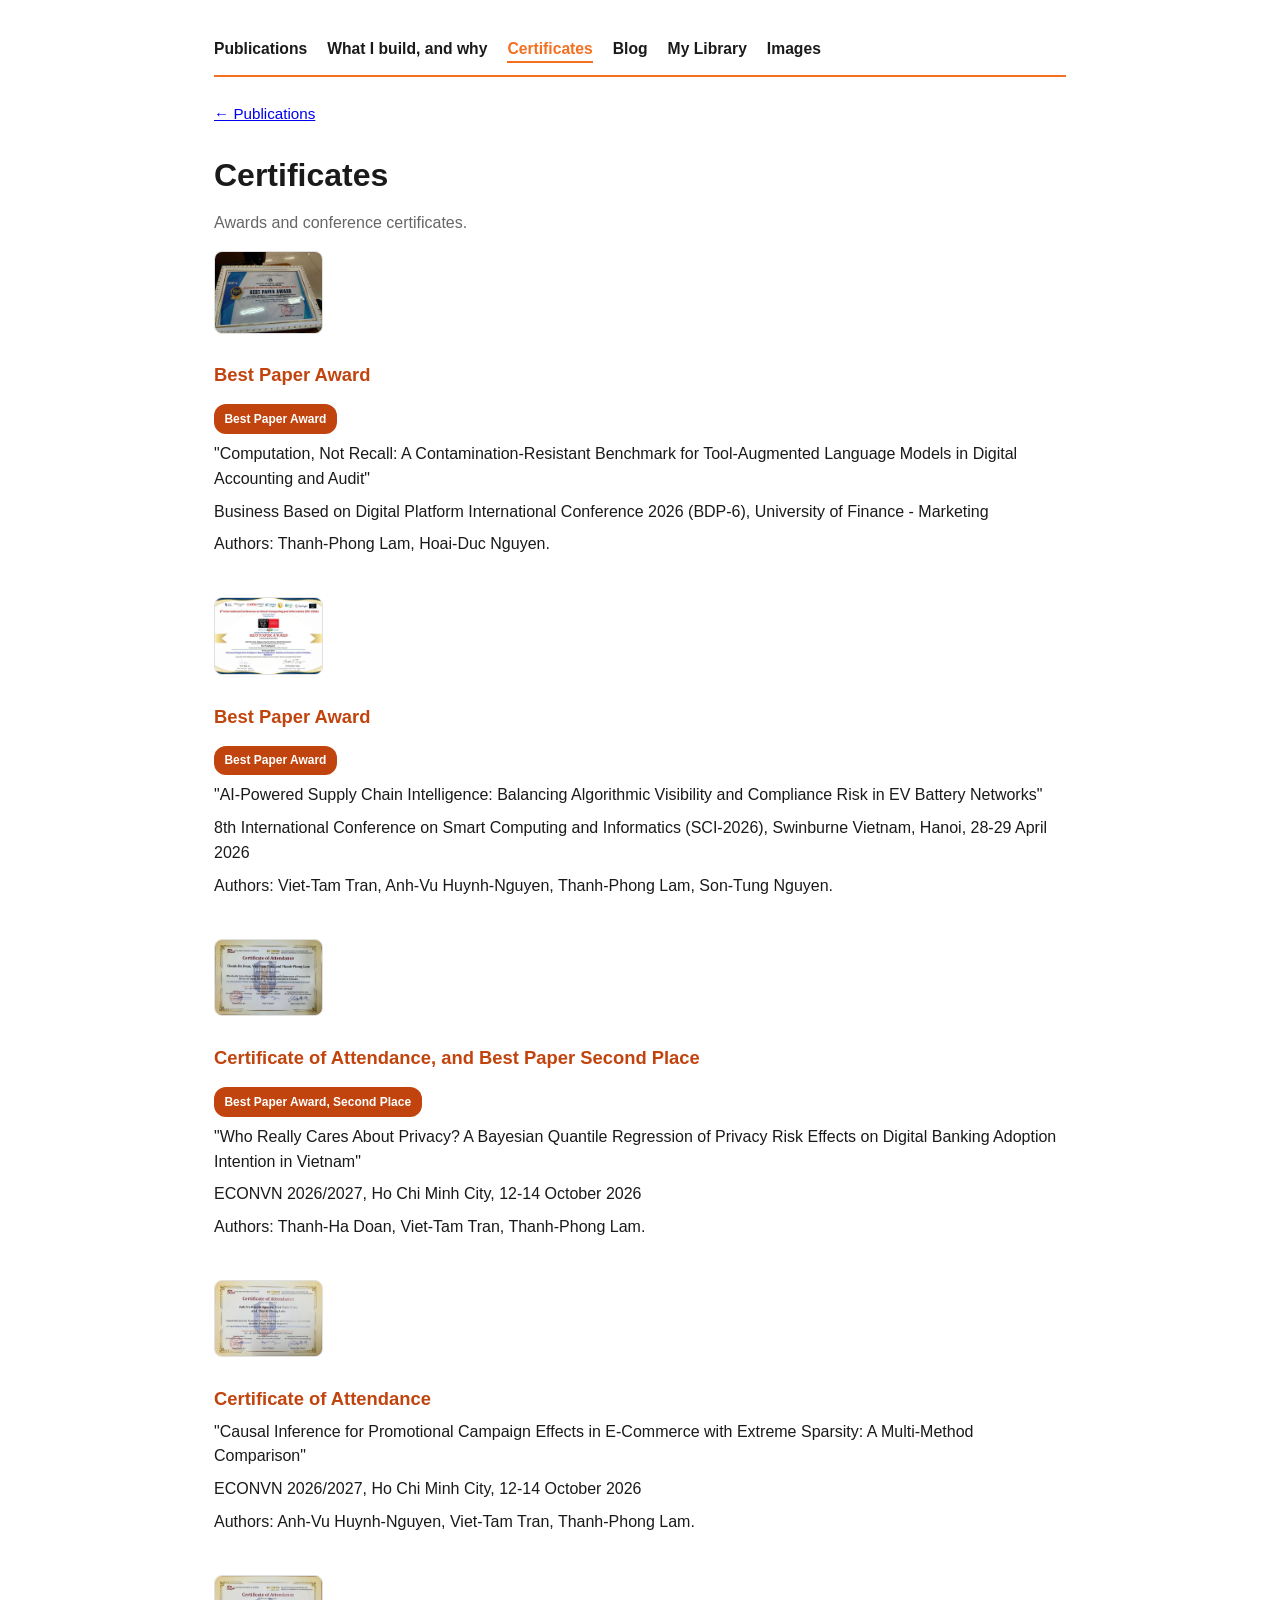
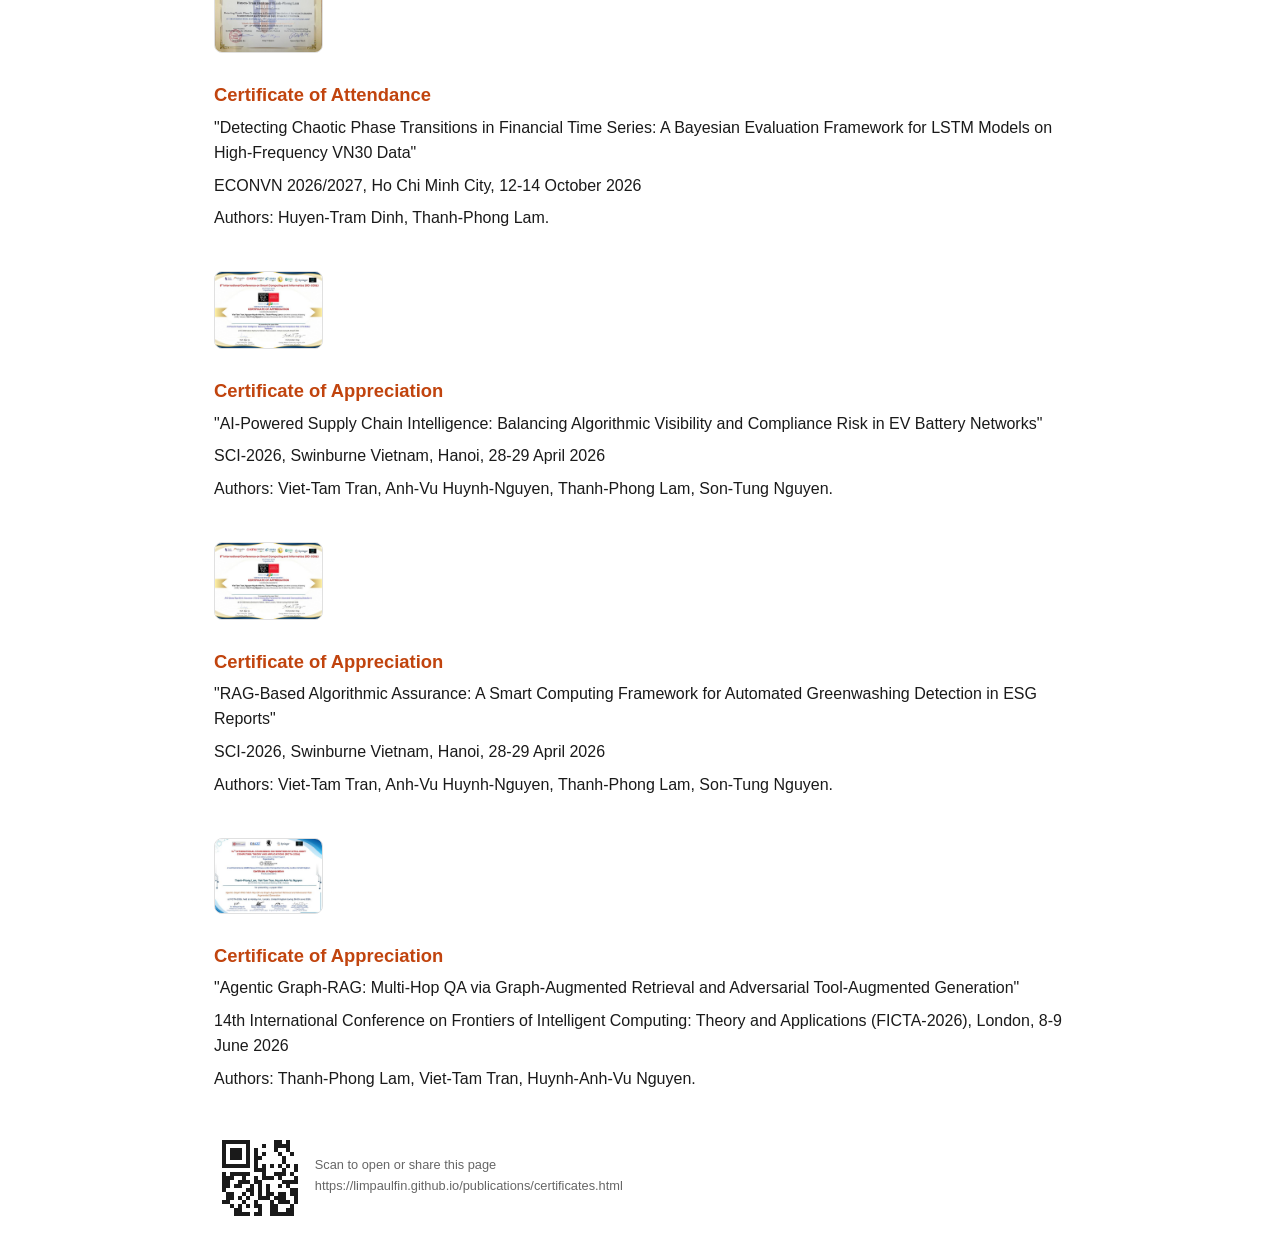
<file: certificates.html>
<!DOCTYPE html>
<html lang="en">
<head>
  <meta charset="UTF-8">
  <meta name="viewport" content="width=device-width, initial-scale=1.0">
  <title>Certificates - Thanh-Phong Lam</title>
  <style>
    * { margin: 0; padding: 0; box-sizing: border-box; }
    html { scroll-behavior: smooth; }
    body {
      font-family: -apple-system, BlinkMacSystemFont, 'Segoe UI', Roboto, 'Helvetica Neue', Arial, sans-serif;
      line-height: 1.6;
      color: #1a1a1a;
      background-color: #ffffff;
      padding: 1.5rem;
      max-width: 900px;
      margin: 0 auto;
      overflow-x: hidden;
    }
    header { border-bottom: 2px solid #F37021; padding-bottom: 2rem; margin-bottom: 2rem; }
    .header-title { font-size: 2rem; font-weight: 700; color: #1a1a1a; margin-bottom: 0.5rem; }
    .header-subtitle { font-size: 1rem; font-weight: 400; color: #666; margin-bottom: 1rem; }
    .header-links { display: flex; flex-wrap: wrap; gap: 1rem; margin-bottom: 1.5rem; font-size: 0.9rem; }
    .header-links a { color: #C1440E; text-decoration: none; border-bottom: 1px solid transparent; }
    .header-links a:hover { border-bottom: 1px solid #C1440E; }
    .scope-statement { font-size: 0.95rem; color: #555; margin-bottom: 1rem; font-style: italic; }
    .research-themes { font-size: 0.95rem; color: #555; margin-bottom: 0; }
    main { display: flex; flex-direction: column; gap: 2.5rem; }
    section { display: flex; flex-direction: column; gap: 1.5rem; }
    h2 { font-size: 1.4rem; font-weight: 700; color: #C1440E; border-bottom: 1px solid #e0e0e0; padding-bottom: 0.5rem; }
    ol, ul { list-style-position: outside; margin-left: 1.5rem; }
    li { margin-bottom: 1.5rem; line-height: 1.7; }
    .badge {
      display: inline-block; background-color: #C1440E; color: #ffffff;
      font-size: 0.75rem; font-weight: 600; padding: 0.35rem 0.65rem;
      border-radius: 12px; margin-top: 0.5rem;
    }
.doi { display: block; margin-top: 0.35rem; font-size: 0.85rem; color: #C1440E; text-decoration: none; word-break: break-all; }
    .doi:hover { text-decoration: underline; }
    .doi-note { font-size: 0.85rem; color: #555; margin-top: 0.75rem; }
    strong { font-weight: 700; }
    em { font-style: italic; }
    footer {
      border-top: 1px solid #e0e0e0; padding-top: 2rem; margin-top: 3rem;
      font-size: 0.9rem; color: #666; text-align: center;
    }
    footer a { color: #F37021; text-decoration: none; }
    footer a:hover { text-decoration: underline; }
    /* Dark palette LAST: an equal-specificity rule declared later wins,
       so these overrides must sit after every light-mode declaration. */
    @media (prefers-color-scheme: dark) {
      body { color: #e8e8e8; background-color: #121212; }
      a { color: #ffb37a; }
      a:visited { color: #ffb37a; }
      .header-title { color: #ffffff; }
      .header-subtitle { color: #c9c9c9; }
      .header-links a { color: #ffb37a; }
      .header-links a:hover { border-bottom-color: #ffb37a; }
      .scope-statement { color: #b5b5b5; }
      .research-themes { color: #c9c9c9; }
      h2 { color: #ff9247; border-bottom-color: #3a3a3a; }
      .badge { background-color: #ff8534; color: #1a1a1a; }
      footer { border-top-color: #3a3a3a; color: #c9c9c9; }
      footer a { color: #ffb37a; }
      .doi { color: #ffb37a; }
      .doi-note { color: #b5b5b5; }
    }
    @media (max-width: 600px) {
      body { padding: 1rem; }
      .header-title { font-size: 1.5rem; }
      .header-subtitle { font-size: 0.9rem; }
      .header-links { font-size: 0.85rem; gap: 0.75rem; }
      h2 { font-size: 1.2rem; }
      ol, ul { margin-left: 1.25rem; }
      li { font-size: 0.95rem; }
    }
    .hero { display: flex; flex-direction: row; align-items: flex-start; gap: 2rem; }
    .hero-text { flex: 1 1 0; min-width: 0; }
    .portrait { flex: 0 0 200px; width: 200px; height: 260px; border-radius: 12px; object-fit: cover; object-position: top; border: 3px solid #C1440E; }
    @media (prefers-color-scheme: dark) { .portrait { border-color: #ff8534; } }
    @media (max-width: 600px) { .hero { gap: 0.9rem; } .portrait { flex-basis: 96px; width: 96px; height: 130px; border-width: 2px; } }
    .hero-line { margin: 0 0 0.5rem; line-height: 1.5; }
    .hero-notes { margin-top: 1.5rem; }
    .hero .header-links { display: flex; flex-direction: column; gap: 0.15rem; margin-top: 0.4rem; font-size: 0.9rem; }
    .hero .header-links a { margin: 0; }
    @media (max-width: 600px) { .portrait { flex-basis: 112px; width: 112px; height: 150px; } .hero .header-links { font-size: 0.8rem; } .hero-line { font-size: 0.9rem; } }
    .hero { align-items: stretch; }
    .portrait { align-self: stretch; height: auto; min-height: 150px; }
    .hero-notes .header-links { display: flex; flex-wrap: wrap; gap: 0.25rem 1.1rem; font-size: 0.9rem; margin: 0 0 1rem; }
    @media (max-width: 600px) { .portrait { flex-basis: 120px; width: 120px; height: auto; } .hero-notes .header-links { font-size: 0.82rem; gap: 0.2rem 0.9rem; } }
    .badge { margin-right: 0.4rem; }
  .cert { display: flex; gap: 1.2rem; align-items: flex-start; margin: 0 0 2rem; }
    .cert img { width: 260px; max-width: 42%; border-radius: 8px; border: 1px solid #e0e0e0; flex: none; }
    .cert h2 { margin: 0 0 0.4rem; font-size: 1.15rem; border: 0; padding: 0; }
    .cert p { margin: 0 0 0.5rem; line-height: 1.55; }
    .back { display: inline-block; margin: 0 0 1.5rem; font-size: 0.95rem; }
    @media (max-width: 600px) { .cert { flex-direction: column; } .cert img { width: 100%; max-width: 100%; } }
  
    .site-nav { display: flex; flex-wrap: wrap; gap: 0.25rem 1.25rem; padding: 0.75rem 0; margin-bottom: 1.5rem; border-bottom: 2px solid #F37021; }
    .site-nav a { color: inherit; text-decoration: none; font-weight: 600; font-size: 0.98rem; }
    .site-nav a:hover { color: #F37021; }
    .site-nav a.active { color: #F37021; border-bottom: 2px solid #F37021; }
  </style>
  <link rel="icon" type="image/svg+xml" href="favicon.svg">
  <link rel="icon" type="image/png" sizes="32x32" href="favicon-32.png">
  <link rel="shortcut icon" href="favicon.ico">
  <link rel="apple-touch-icon" href="apple-touch-icon.png">
  <style id="qr-css">.qr-share{display:flex;align-items:center;gap:.8rem;margin:1.2rem 0 0;font-size:.8rem;color:#666}.qr-share svg{width:88px;height:88px;flex:none;border-radius:6px;background:#fff;padding:4px}@media (prefers-color-scheme:dark){.qr-share{color:#c9c9c9}}</style>
</head>
<body>
  <nav class="site-nav">
    <a href="index.html">Publications</a>
    <a href="work.html">What I build, and why</a>
    <a href="certificates.html" class="active" aria-current="page">Certificates</a>
    <a href="blog.html">Blog</a>
    <a href="library.html">My Library</a>
    <a href="images.html">Images</a>
  </nav>
  <a class="back" href="./" target="_blank" rel="noopener noreferrer">&larr; Publications</a>
  <h1 class="header-title">Certificates</h1>
  <p class="header-subtitle">Awards and conference certificates.</p>
  <section class="cert">
    <a href="certificates/2026-09-18-bdp6-best-paper-award-lam-thanh-phong-computation-not-recall.jpg" target="_blank" rel="noopener noreferrer"><img src="certificates/2026-09-18-bdp6-best-paper-award-lam-thanh-phong-computation-not-recall-thumb.jpg" alt="Best Paper Award: Computation, Not Recall: A Contamination-Resistant Benchmark for Tool-" loading="lazy"></a>
    <div><h2>Best Paper Award</h2><p><span class="badge">Best Paper Award</span></p><p>"Computation, Not Recall: A Contamination-Resistant Benchmark for Tool-Augmented Language Models in Digital Accounting and Audit"</p><p>Business Based on Digital Platform International Conference 2026 (BDP-6), University of Finance - Marketing</p><p>Authors: Thanh-Phong Lam, Hoai-Duc Nguyen.</p></div>
  </section>
  <section class="cert">
    <a href="certificates/2026-04-29-sci2026-best-paper-award-lam-thanh-phong-ai-supply-chain-ev-battery.pdf" target="_blank" rel="noopener noreferrer"><img src="certificates/2026-04-29-sci2026-best-paper-award-lam-thanh-phong-ai-supply-chain-ev-battery-thumb.jpg" alt="Best Paper Award: AI-Powered Supply Chain Intelligence: Balancing Algorithmic Visibility" loading="lazy"></a>
    <div><h2>Best Paper Award</h2><p><span class="badge">Best Paper Award</span></p><p>"AI-Powered Supply Chain Intelligence: Balancing Algorithmic Visibility and Compliance Risk in EV Battery Networks"</p><p>8th International Conference on Smart Computing and Informatics (SCI-2026), Swinburne Vietnam, Hanoi, 28-29 April 2026</p><p>Authors: Viet-Tam Tran, Anh-Vu Huynh-Nguyen, Thanh-Phong Lam, Son-Tung Nguyen.</p></div>
  </section>
  <section class="cert">
    <a href="certificates/2026-10-12-econvn2026-27-certificate-of-attendance-lam-thanh-phong-bayesian-quantile-privacy-banking.jpg" target="_blank" rel="noopener noreferrer"><img src="certificates/2026-10-12-econvn2026-27-certificate-of-attendance-lam-thanh-phong-bayesian-quantile-privacy-banking-thumb.jpg" alt="Certificate of Attendance, and Best Paper Second Place: Who Really Cares About Privacy? A Bayesian Quantile Regression of Priv" loading="lazy"></a>
    <div><h2>Certificate of Attendance, and Best Paper Second Place</h2><p><span class="badge">Best Paper Award, Second Place</span></p><p>"Who Really Cares About Privacy? A Bayesian Quantile Regression of Privacy Risk Effects on Digital Banking Adoption Intention in Vietnam"</p><p>ECONVN 2026/2027, Ho Chi Minh City, 12-14 October 2026</p><p>Authors: Thanh-Ha Doan, Viet-Tam Tran, Thanh-Phong Lam.</p></div>
  </section>
  <section class="cert">
    <a href="certificates/2026-10-12-econvn2026-27-certificate-of-attendance-lam-thanh-phong-causal-promo-sparse-ecommerce.jpg" target="_blank" rel="noopener noreferrer"><img src="certificates/2026-10-12-econvn2026-27-certificate-of-attendance-lam-thanh-phong-causal-promo-sparse-ecommerce-thumb.jpg" alt="Certificate of Attendance: Causal Inference for Promotional Campaign Effects in E-Commerce with E" loading="lazy"></a>
    <div><h2>Certificate of Attendance</h2><p>"Causal Inference for Promotional Campaign Effects in E-Commerce with Extreme Sparsity: A Multi-Method Comparison"</p><p>ECONVN 2026/2027, Ho Chi Minh City, 12-14 October 2026</p><p>Authors: Anh-Vu Huynh-Nguyen, Viet-Tam Tran, Thanh-Phong Lam.</p></div>
  </section>
  <section class="cert">
    <a href="certificates/2026-10-12-econvn2026-27-certificate-of-attendance-lam-thanh-phong-bayesian-lstm-chaos-vn30.jpg" target="_blank" rel="noopener noreferrer"><img src="certificates/2026-10-12-econvn2026-27-certificate-of-attendance-lam-thanh-phong-bayesian-lstm-chaos-vn30-thumb.jpg" alt="Certificate of Attendance: Detecting Chaotic Phase Transitions in Financial Time Series: A Bayesi" loading="lazy"></a>
    <div><h2>Certificate of Attendance</h2><p>"Detecting Chaotic Phase Transitions in Financial Time Series: A Bayesian Evaluation Framework for LSTM Models on High-Frequency VN30 Data"</p><p>ECONVN 2026/2027, Ho Chi Minh City, 12-14 October 2026</p><p>Authors: Huyen-Tram Dinh, Thanh-Phong Lam.</p></div>
  </section>
  <section class="cert">
    <a href="certificates/2026-04-29-sci2026-certificate-of-appreciation-lam-thanh-phong-ai-supply-chain-ev-battery.pdf" target="_blank" rel="noopener noreferrer"><img src="certificates/2026-04-29-sci2026-certificate-of-appreciation-lam-thanh-phong-ai-supply-chain-ev-battery-thumb.jpg" alt="Certificate of Appreciation: AI-Powered Supply Chain Intelligence: Balancing Algorithmic Visibility" loading="lazy"></a>
    <div><h2>Certificate of Appreciation</h2><p>"AI-Powered Supply Chain Intelligence: Balancing Algorithmic Visibility and Compliance Risk in EV Battery Networks"</p><p>SCI-2026, Swinburne Vietnam, Hanoi, 28-29 April 2026</p><p>Authors: Viet-Tam Tran, Anh-Vu Huynh-Nguyen, Thanh-Phong Lam, Son-Tung Nguyen.</p></div>
  </section>
  <section class="cert">
    <a href="certificates/2026-04-29-sci2026-certificate-of-appreciation-lam-thanh-phong-rag-greenwashing-detection.pdf" target="_blank" rel="noopener noreferrer"><img src="certificates/2026-04-29-sci2026-certificate-of-appreciation-lam-thanh-phong-rag-greenwashing-detection-thumb.jpg" alt="Certificate of Appreciation: RAG-Based Algorithmic Assurance: A Smart Computing Framework for Autom" loading="lazy"></a>
    <div><h2>Certificate of Appreciation</h2><p>"RAG-Based Algorithmic Assurance: A Smart Computing Framework for Automated Greenwashing Detection in ESG Reports"</p><p>SCI-2026, Swinburne Vietnam, Hanoi, 28-29 April 2026</p><p>Authors: Viet-Tam Tran, Anh-Vu Huynh-Nguyen, Thanh-Phong Lam, Son-Tung Nguyen.</p></div>
  </section>
  <section class="cert">
    <a href="certificates/2026-06-09-ficta2026-certificate-of-appreciation-lam-thanh-phong-agentic-graph-rag.pdf" target="_blank" rel="noopener noreferrer"><img src="certificates/2026-06-09-ficta2026-certificate-of-appreciation-lam-thanh-phong-agentic-graph-rag-thumb.jpg" alt="Certificate of Appreciation: Agentic Graph-RAG: Multi-Hop QA via Graph-Augmented Retrieval and Adve" loading="lazy"></a>
    <div><h2>Certificate of Appreciation</h2><p>"Agentic Graph-RAG: Multi-Hop QA via Graph-Augmented Retrieval and Adversarial Tool-Augmented Generation"</p><p>14th International Conference on Frontiers of Intelligent Computing: Theory and Applications (FICTA-2026), London, 8-9 June 2026</p><p>Authors: Thanh-Phong Lam, Viet-Tam Tran, Huynh-Anh-Vu Nguyen.</p></div>
  </section>
  <div class="qr-share"><svg xmlns="http://www.w3.org/2000/svg" width="140" height="140" class="segno"><g transform="scale(4)"><path fill="#fff" d="M0 0h35v35h-35z"/><path class="qrline" stroke="#1a1a1a" d="M1 1.5h7m6 0h2m1 0h1m2 0h5m2 0h7m-33 1h1m5 0h1m3 0h1m2 0h4m3 0h1m5 0h1m5 0h1m-33 1h1m1 0h3m1 0h1m1 0h1m4 0h1m2 0h1m4 0h1m2 0h1m1 0h1m1 0h3m1 0h1m-33 1h1m1 0h3m1 0h1m1 0h1m1 0h1m3 0h1m2 0h1m1 0h1m2 0h1m3 0h1m1 0h3m1 0h1m-33 1h1m1 0h3m1 0h1m1 0h2m5 0h1m3 0h5m2 0h1m1 0h3m1 0h1m-33 1h1m5 0h1m1 0h1m6 0h1m5 0h2m3 0h1m5 0h1m-33 1h7m1 0h1m1 0h1m1 0h1m1 0h1m1 0h1m1 0h1m1 0h1m1 0h1m1 0h1m1 0h7m-25 1h3m4 0h1m2 0h1m1 0h3m-23 1h1m1 0h5m3 0h1m2 0h3m1 0h1m4 0h1m1 0h1m1 0h5m-31 1h3m2 0h1m2 0h1m1 0h3m1 0h1m3 0h4m1 0h1m2 0h2m1 0h2m1 0h1m-33 1h2m2 0h3m1 0h2m5 0h4m1 0h3m1 0h3m1 0h1m1 0h2m-32 1h2m1 0h2m2 0h1m1 0h1m1 0h1m2 0h1m1 0h1m2 0h3m2 0h3m1 0h3m-31 1h1m5 0h2m1 0h1m1 0h1m5 0h2m1 0h1m1 0h1m1 0h2m1 0h3m1 0h2m-32 1h2m2 0h1m1 0h1m1 0h1m1 0h2m1 0h2m1 0h4m2 0h1m2 0h1m4 0h2m-32 1h2m1 0h1m1 0h1m2 0h3m1 0h3m2 0h1m1 0h3m2 0h2m2 0h3m-32 1h2m3 0h1m2 0h1m3 0h1m1 0h3m1 0h1m2 0h1m1 0h8m-29 1h1m1 0h1m1 0h1m1 0h2m2 0h2m3 0h1m4 0h1m2 0h1m1 0h2m3 0h1m-30 1h2m4 0h1m2 0h2m2 0h2m1 0h2m2 0h1m2 0h2m1 0h2m1 0h1m-30 1h4m1 0h2m2 0h6m3 0h1m3 0h4m1 0h2m-31 1h2m2 0h1m1 0h4m1 0h1m1 0h2m2 0h5m3 0h5m1 0h1m-32 1h1m4 0h1m1 0h2m1 0h1m1 0h1m3 0h1m1 0h1m2 0h4m1 0h3m-30 1h1m2 0h3m1 0h1m1 0h5m2 0h1m1 0h4m1 0h1m1 0h2m3 0h1m1 0h1m-33 1h1m2 0h2m1 0h5m1 0h1m2 0h2m3 0h1m1 0h1m2 0h3m1 0h1m1 0h1m-32 1h1m2 0h2m2 0h1m2 0h2m2 0h3m2 0h1m1 0h1m1 0h1m5 0h4m-33 1h1m1 0h1m1 0h1m1 0h2m3 0h1m2 0h1m2 0h1m4 0h7m3 0h1m-25 1h1m2 0h3m2 0h4m1 0h1m2 0h1m3 0h1m1 0h1m1 0h1m-33 1h7m2 0h2m1 0h2m1 0h1m2 0h1m3 0h3m1 0h1m1 0h1m1 0h2m-32 1h1m5 0h1m1 0h1m1 0h2m1 0h1m2 0h1m1 0h4m1 0h2m3 0h4m-32 1h1m1 0h3m1 0h1m1 0h1m2 0h3m3 0h1m1 0h1m2 0h1m1 0h6m1 0h1m-32 1h1m1 0h3m1 0h1m1 0h3m2 0h2m1 0h1m2 0h2m2 0h3m2 0h1m1 0h3m-33 1h1m1 0h3m1 0h1m1 0h2m1 0h5m1 0h2m1 0h2m4 0h2m1 0h2m-31 1h1m5 0h1m4 0h2m2 0h2m1 0h1m2 0h2m5 0h3m-31 1h7m1 0h1m3 0h1m2 0h1m1 0h3m2 0h1m1 0h4m1 0h1m1 0h1"/></g></svg><span>Scan to open or share this page<br>https://limpaulfin.github.io/publications/certificates.html</span></div>
</body>
</html>
</file>
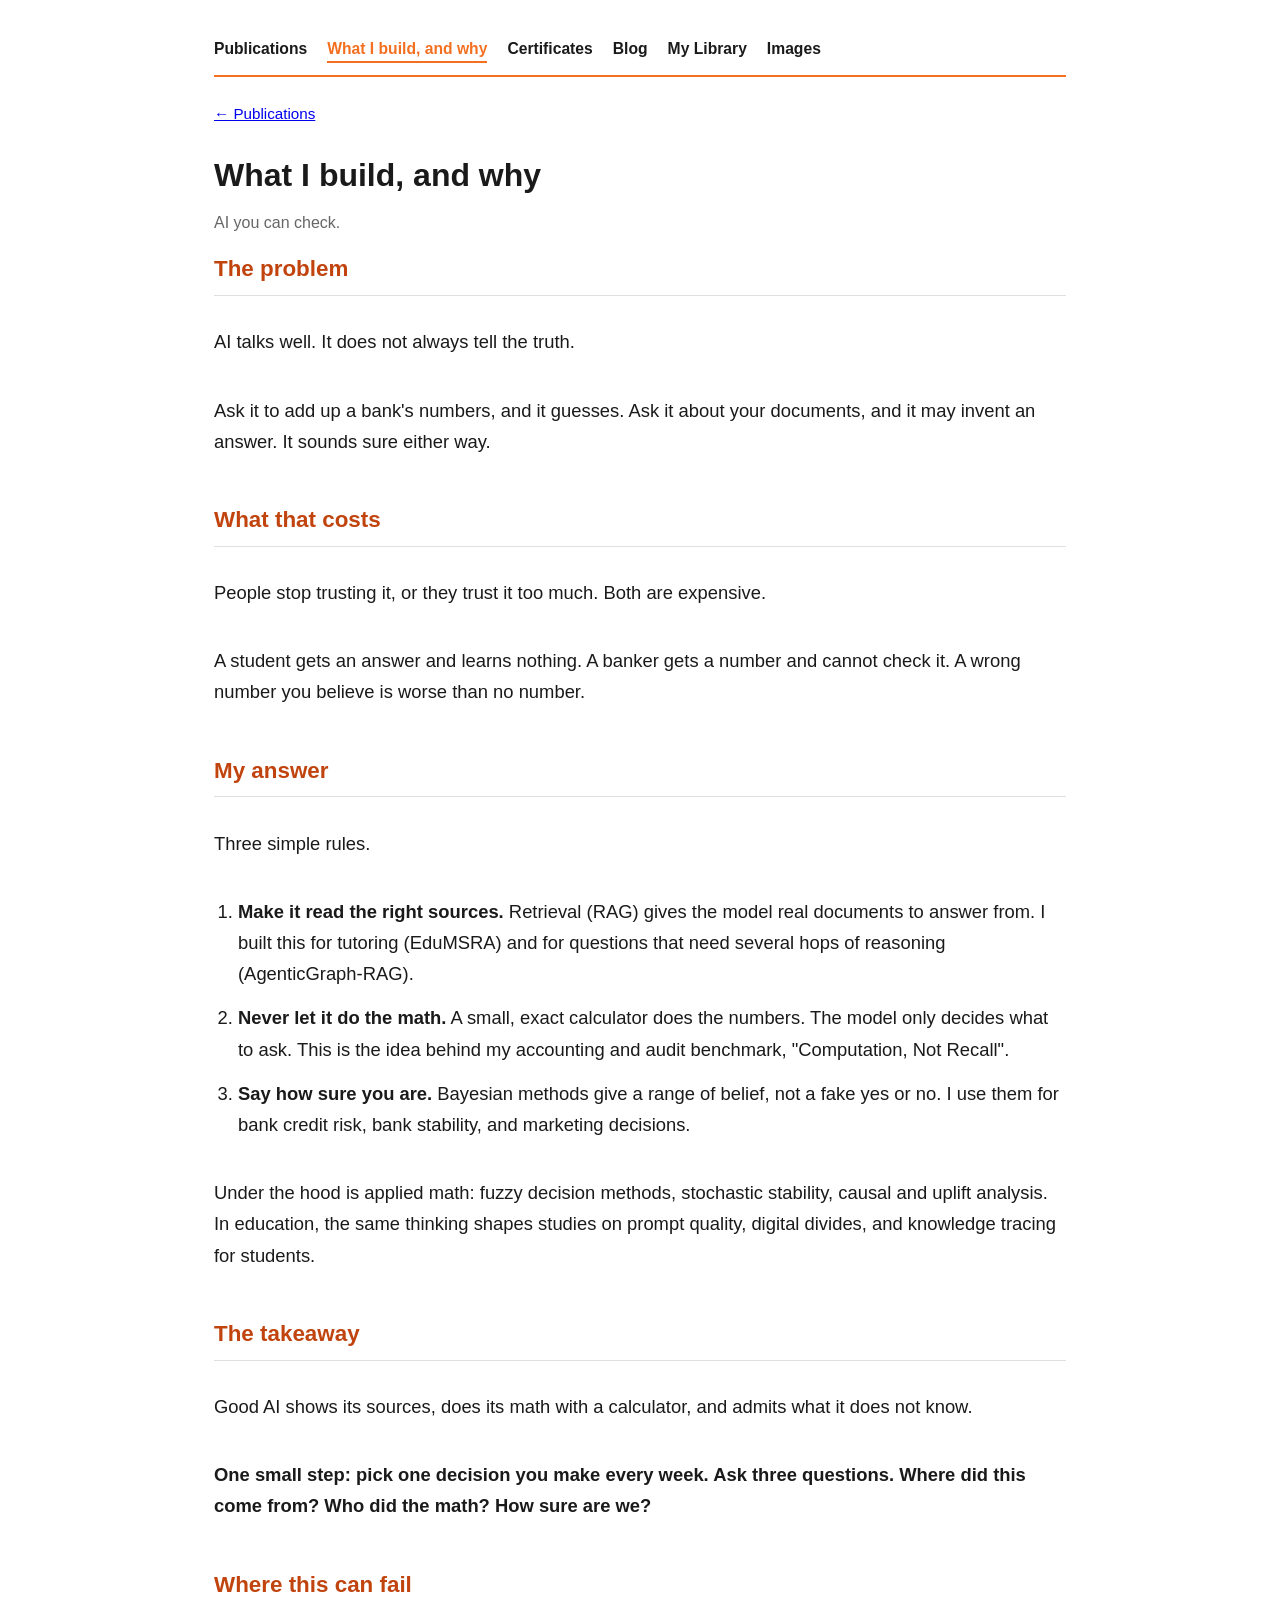
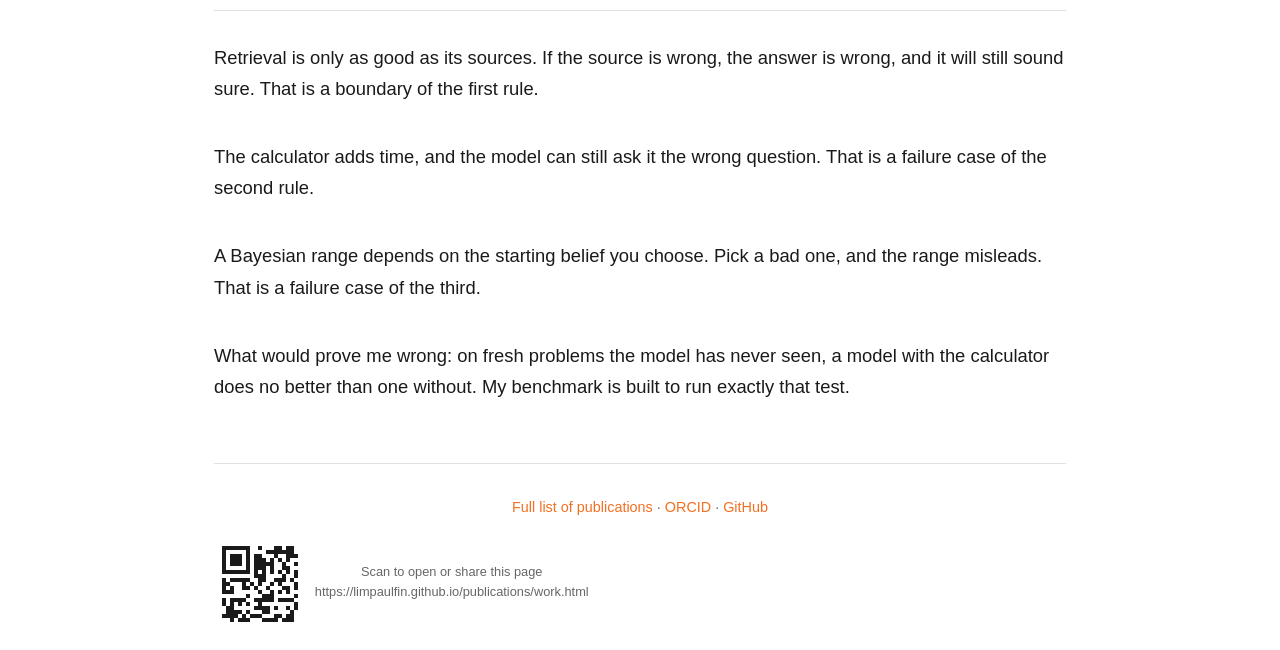
<file: work.html>
<!DOCTYPE html>
<html lang="en">
<head>
  <meta charset="UTF-8">
  <meta name="viewport" content="width=device-width, initial-scale=1.0">
  <title>What I Build and Why - Thanh-Phong Lam</title>
  <style>
    * { margin: 0; padding: 0; box-sizing: border-box; }
    html { scroll-behavior: smooth; }
    body {
      font-family: -apple-system, BlinkMacSystemFont, 'Segoe UI', Roboto, 'Helvetica Neue', Arial, sans-serif;
      line-height: 1.6;
      color: #1a1a1a;
      background-color: #ffffff;
      padding: 1.5rem;
      max-width: 900px;
      margin: 0 auto;
      overflow-x: hidden;
    }
    header { border-bottom: 2px solid #F37021; padding-bottom: 2rem; margin-bottom: 2rem; }
    .header-title { font-size: 2rem; font-weight: 700; color: #1a1a1a; margin-bottom: 0.5rem; }
    .header-subtitle { font-size: 1rem; font-weight: 400; color: #666; margin-bottom: 1rem; }
    .header-links { display: flex; flex-wrap: wrap; gap: 1rem; margin-bottom: 1.5rem; font-size: 0.9rem; }
    .header-links a { color: #C1440E; text-decoration: none; border-bottom: 1px solid transparent; }
    .header-links a:hover { border-bottom: 1px solid #C1440E; }
    .scope-statement { font-size: 0.95rem; color: #555; margin-bottom: 1rem; font-style: italic; }
    .research-themes { font-size: 0.95rem; color: #555; margin-bottom: 0; }
    main { display: flex; flex-direction: column; gap: 2.5rem; }
    section { display: flex; flex-direction: column; gap: 1.5rem; }
    h2 { font-size: 1.4rem; font-weight: 700; color: #C1440E; border-bottom: 1px solid #e0e0e0; padding-bottom: 0.5rem; }
    ol, ul { list-style-position: outside; margin-left: 1.5rem; }
    li { margin-bottom: 1.5rem; line-height: 1.7; }
    .badge {
      display: inline-block; background-color: #C1440E; color: #ffffff;
      font-size: 0.75rem; font-weight: 600; padding: 0.35rem 0.65rem;
      border-radius: 12px; margin-top: 0.5rem;
    }
.doi { display: block; margin-top: 0.35rem; font-size: 0.85rem; color: #C1440E; text-decoration: none; word-break: break-all; }
    .doi:hover { text-decoration: underline; }
    .doi-note { font-size: 0.85rem; color: #555; margin-top: 0.75rem; }
    strong { font-weight: 700; }
    em { font-style: italic; }
    footer {
      border-top: 1px solid #e0e0e0; padding-top: 2rem; margin-top: 3rem;
      font-size: 0.9rem; color: #666; text-align: center;
    }
    footer a { color: #F37021; text-decoration: none; }
    footer a:hover { text-decoration: underline; }
    /* Dark palette LAST: an equal-specificity rule declared later wins,
       so these overrides must sit after every light-mode declaration. */
    @media (prefers-color-scheme: dark) {
      body { color: #e8e8e8; background-color: #121212; }
      a { color: #ffb37a; }
      a:visited { color: #ffb37a; }
      .header-title { color: #ffffff; }
      .header-subtitle { color: #c9c9c9; }
      .header-links a { color: #ffb37a; }
      .header-links a:hover { border-bottom-color: #ffb37a; }
      .scope-statement { color: #b5b5b5; }
      .research-themes { color: #c9c9c9; }
      h2 { color: #ff9247; border-bottom-color: #3a3a3a; }
      .badge { background-color: #ff8534; color: #1a1a1a; }
      footer { border-top-color: #3a3a3a; color: #c9c9c9; }
      footer a { color: #ffb37a; }
      .doi { color: #ffb37a; }
      .doi-note { color: #b5b5b5; }
    }
    @media (max-width: 600px) {
      body { padding: 1rem; }
      .header-title { font-size: 1.5rem; }
      .header-subtitle { font-size: 0.9rem; }
      .header-links { font-size: 0.85rem; gap: 0.75rem; }
      h2 { font-size: 1.2rem; }
      ol, ul { margin-left: 1.25rem; }
      li { font-size: 0.95rem; }
    }
    .hero { display: flex; flex-direction: row; align-items: flex-start; gap: 2rem; }
    .hero-text { flex: 1 1 0; min-width: 0; }
    .portrait { flex: 0 0 200px; width: 200px; height: 260px; border-radius: 12px; object-fit: cover; object-position: top; border: 3px solid #C1440E; }
    @media (prefers-color-scheme: dark) { .portrait { border-color: #ff8534; } }
    @media (max-width: 600px) { .hero { gap: 0.9rem; } .portrait { flex-basis: 96px; width: 96px; height: 130px; border-width: 2px; } }
    .hero-line { margin: 0 0 0.5rem; line-height: 1.5; }
    .hero-notes { margin-top: 1.5rem; }
    .hero .header-links { display: flex; flex-direction: column; gap: 0.15rem; margin-top: 0.4rem; font-size: 0.9rem; }
    .hero .header-links a { margin: 0; }
    @media (max-width: 600px) { .portrait { flex-basis: 112px; width: 112px; height: 150px; } .hero .header-links { font-size: 0.8rem; } .hero-line { font-size: 0.9rem; } }
    .hero { align-items: stretch; }
    .portrait { align-self: stretch; height: auto; min-height: 150px; }
    .hero-notes .header-links { display: flex; flex-wrap: wrap; gap: 0.25rem 1.1rem; font-size: 0.9rem; margin: 0 0 1rem; }
    @media (max-width: 600px) { .portrait { flex-basis: 120px; width: 120px; height: auto; } .hero-notes .header-links { font-size: 0.82rem; gap: 0.2rem 0.9rem; } }

    .beat { margin: 0 0 2rem; }
    .beat h2 { margin-bottom: 0.4rem; }
    .beat p, .beat li { font-size: 1.15rem; line-height: 1.7; margin-bottom: 0.8rem; }
    .beat ol { margin-left: 1.5rem; }
    .back { display: inline-block; margin: 0 0 1.5rem; font-size: 0.95rem; }
    .step { font-weight: 700; }
  
    .site-nav { display: flex; flex-wrap: wrap; gap: 0.25rem 1.25rem; padding: 0.75rem 0; margin-bottom: 1.5rem; border-bottom: 2px solid #F37021; }
    .site-nav a { color: inherit; text-decoration: none; font-weight: 600; font-size: 0.98rem; }
    .site-nav a:hover { color: #F37021; }
    .site-nav a.active { color: #F37021; border-bottom: 2px solid #F37021; }
  </style>
  <link rel="icon" type="image/svg+xml" href="favicon.svg">
  <link rel="icon" type="image/png" sizes="32x32" href="favicon-32.png">
  <link rel="shortcut icon" href="favicon.ico">
  <link rel="apple-touch-icon" href="apple-touch-icon.png">
  <style id="qr-css">.qr-share{display:flex;align-items:center;gap:.8rem;margin:1.2rem 0 0;font-size:.8rem;color:#666}.qr-share svg{width:88px;height:88px;flex:none;border-radius:6px;background:#fff;padding:4px}@media (prefers-color-scheme:dark){.qr-share{color:#c9c9c9}}</style>
</head>
<body>
  <nav class="site-nav">
    <a href="index.html">Publications</a>
    <a href="work.html" class="active" aria-current="page">What I build, and why</a>
    <a href="certificates.html">Certificates</a>
    <a href="blog.html">Blog</a>
    <a href="library.html">My Library</a>
    <a href="images.html">Images</a>
  </nav>
  <a class="back" href="./" target="_blank" rel="noopener noreferrer">&larr; Publications</a>
  <h1 class="header-title">What I build, and why</h1>
  <p class="header-subtitle">AI you can check.</p>

  <section class="beat" id="problem">
    <h2>The problem</h2>
    <p>AI talks well. It does not always tell the truth.</p>
    <p>Ask it to add up a bank's numbers, and it guesses. Ask it about your documents, and it may invent an answer. It sounds sure either way.</p>
  </section>

  <section class="beat" id="impact">
    <h2>What that costs</h2>
    <p>People stop trusting it, or they trust it too much. Both are expensive.</p>
    <p>A student gets an answer and learns nothing. A banker gets a number and cannot check it. A wrong number you believe is worse than no number.</p>
  </section>

  <section class="beat" id="solution">
    <h2>My answer</h2>
    <p>Three simple rules.</p>
    <ol>
      <li><strong>Make it read the right sources.</strong> Retrieval (RAG) gives the model real documents to answer from. I built this for tutoring (EduMSRA) and for questions that need several hops of reasoning (AgenticGraph-RAG).</li>
      <li><strong>Never let it do the math.</strong> A small, exact calculator does the numbers. The model only decides what to ask. This is the idea behind my accounting and audit benchmark, "Computation, Not Recall".</li>
      <li><strong>Say how sure you are.</strong> Bayesian methods give a range of belief, not a fake yes or no. I use them for bank credit risk, bank stability, and marketing decisions.</li>
    </ol>
    <p>Under the hood is applied math: fuzzy decision methods, stochastic stability, causal and uplift analysis. In education, the same thinking shapes studies on prompt quality, digital divides, and knowledge tracing for students.</p>
  </section>

  <section class="beat" id="conclusion">
    <h2>The takeaway</h2>
    <p>Good AI shows its sources, does its math with a calculator, and admits what it does not know.</p>
    <p class="step">One small step: pick one decision you make every week. Ask three questions. Where did this come from? Who did the math? How sure are we?</p>
  </section>

  <section class="beat" id="adversarial">
    <h2>Where this can fail</h2>
    <p>Retrieval is only as good as its sources. If the source is wrong, the answer is wrong, and it will still sound sure. That is a boundary of the first rule.</p>
    <p>The calculator adds time, and the model can still ask it the wrong question. That is a failure case of the second rule.</p>
    <p>A Bayesian range depends on the starting belief you choose. Pick a bad one, and the range misleads. That is a failure case of the third.</p>
    <p>What would prove me wrong: on fresh problems the model has never seen, a model with the calculator does no better than one without. My benchmark is built to run exactly that test.</p>
  </section>

  <footer>
    <p><a href="./" target="_blank" rel="noopener noreferrer">Full list of publications</a> &middot; <a href="https://orcid.org/0009-0001-7790-5671" target="_blank" rel="noopener noreferrer">ORCID</a> &middot; <a href="https://github.com/limpaulfin" target="_blank" rel="noopener noreferrer">GitHub</a></p>
    <div class="qr-share"><svg xmlns="http://www.w3.org/2000/svg" width="140" height="140" class="segno"><g transform="scale(4)"><path fill="#fff" d="M0 0h35v35h-35z"/><path class="qrline" stroke="#1a1a1a" d="M1 1.5h7m2 0h1m3 0h2m1 0h2m1 0h5m2 0h7m-33 1h1m5 0h1m4 0h7m2 0h1m5 0h1m5 0h1m-33 1h1m1 0h3m1 0h1m1 0h2m3 0h1m2 0h3m2 0h1m2 0h1m1 0h1m1 0h3m1 0h1m-33 1h1m1 0h3m1 0h1m1 0h3m1 0h1m1 0h1m1 0h1m2 0h1m2 0h1m3 0h1m1 0h3m1 0h1m-33 1h1m1 0h3m1 0h1m1 0h5m2 0h1m2 0h1m2 0h1m1 0h1m2 0h1m1 0h3m1 0h1m-33 1h1m5 0h1m1 0h3m1 0h1m2 0h2m4 0h2m3 0h1m5 0h1m-33 1h7m1 0h1m1 0h1m1 0h1m1 0h1m1 0h1m1 0h1m1 0h1m1 0h1m1 0h1m1 0h7m-25 1h3m4 0h1m2 0h1m2 0h3m-24 1h1m1 0h5m2 0h2m2 0h3m1 0h1m4 0h3m1 0h5m-31 1h2m3 0h1m1 0h1m1 0h1m2 0h1m1 0h1m3 0h3m2 0h1m2 0h2m1 0h2m1 0h1m-33 1h1m1 0h1m2 0h2m1 0h1m2 0h1m3 0h2m1 0h1m1 0h1m3 0h3m1 0h1m1 0h2m-32 1h3m6 0h1m2 0h1m1 0h1m1 0h1m2 0h4m1 0h3m1 0h3m-25 1h1m3 0h3m5 0h1m5 0h2m1 0h3m1 0h2m-33 1h1m1 0h4m2 0h5m1 0h4m5 0h1m2 0h1m4 0h2m-33 1h1m1 0h1m1 0h1m1 0h1m2 0h1m8 0h1m2 0h2m2 0h2m2 0h3m-31 1h2m5 0h4m1 0h1m2 0h1m1 0h1m1 0h2m1 0h1m1 0h6m-30 1h4m1 0h1m3 0h2m5 0h1m1 0h1m2 0h1m2 0h1m1 0h2m3 0h1m-33 1h4m1 0h1m1 0h3m3 0h2m1 0h2m1 0h2m2 0h1m2 0h2m1 0h2m1 0h1m-31 1h1m1 0h3m3 0h4m1 0h3m4 0h1m2 0h4m1 0h2m-31 1h1m8 0h1m2 0h3m1 0h5m4 0h5m1 0h1m-33 1h1m1 0h2m2 0h4m2 0h2m2 0h1m2 0h1m2 0h2m1 0h1m1 0h3m-30 1h1m1 0h3m2 0h3m1 0h1m1 0h3m2 0h4m1 0h1m1 0h2m3 0h1m1 0h1m-33 1h1m1 0h1m1 0h1m1 0h1m3 0h1m1 0h1m1 0h3m3 0h1m1 0h1m2 0h3m1 0h1m1 0h1m-32 1h1m3 0h2m1 0h2m1 0h2m1 0h3m4 0h2m1 0h1m5 0h4m-33 1h1m1 0h1m2 0h5m4 0h2m1 0h1m1 0h1m2 0h7m-21 1h2m1 0h1m1 0h1m2 0h1m1 0h2m4 0h1m3 0h1m1 0h1m1 0h1m-33 1h7m2 0h3m1 0h1m1 0h1m2 0h1m2 0h1m1 0h2m1 0h1m1 0h1m1 0h2m-32 1h1m5 0h1m1 0h4m4 0h1m2 0h3m1 0h2m3 0h4m-32 1h1m1 0h3m1 0h1m1 0h1m1 0h1m1 0h3m3 0h2m2 0h1m1 0h6m1 0h1m-32 1h1m1 0h3m1 0h1m1 0h1m1 0h3m1 0h3m2 0h2m1 0h4m2 0h1m1 0h3m-33 1h1m1 0h3m1 0h1m1 0h2m7 0h2m2 0h1m4 0h2m1 0h2m-31 1h1m5 0h1m2 0h6m1 0h1m1 0h1m1 0h3m5 0h3m-31 1h7m1 0h2m1 0h4m2 0h2m3 0h1m1 0h4m1 0h1m1 0h1"/></g></svg><span>Scan to open or share this page<br>https://limpaulfin.github.io/publications/work.html</span></div>
  </footer>
</body>
</html>
</file>
